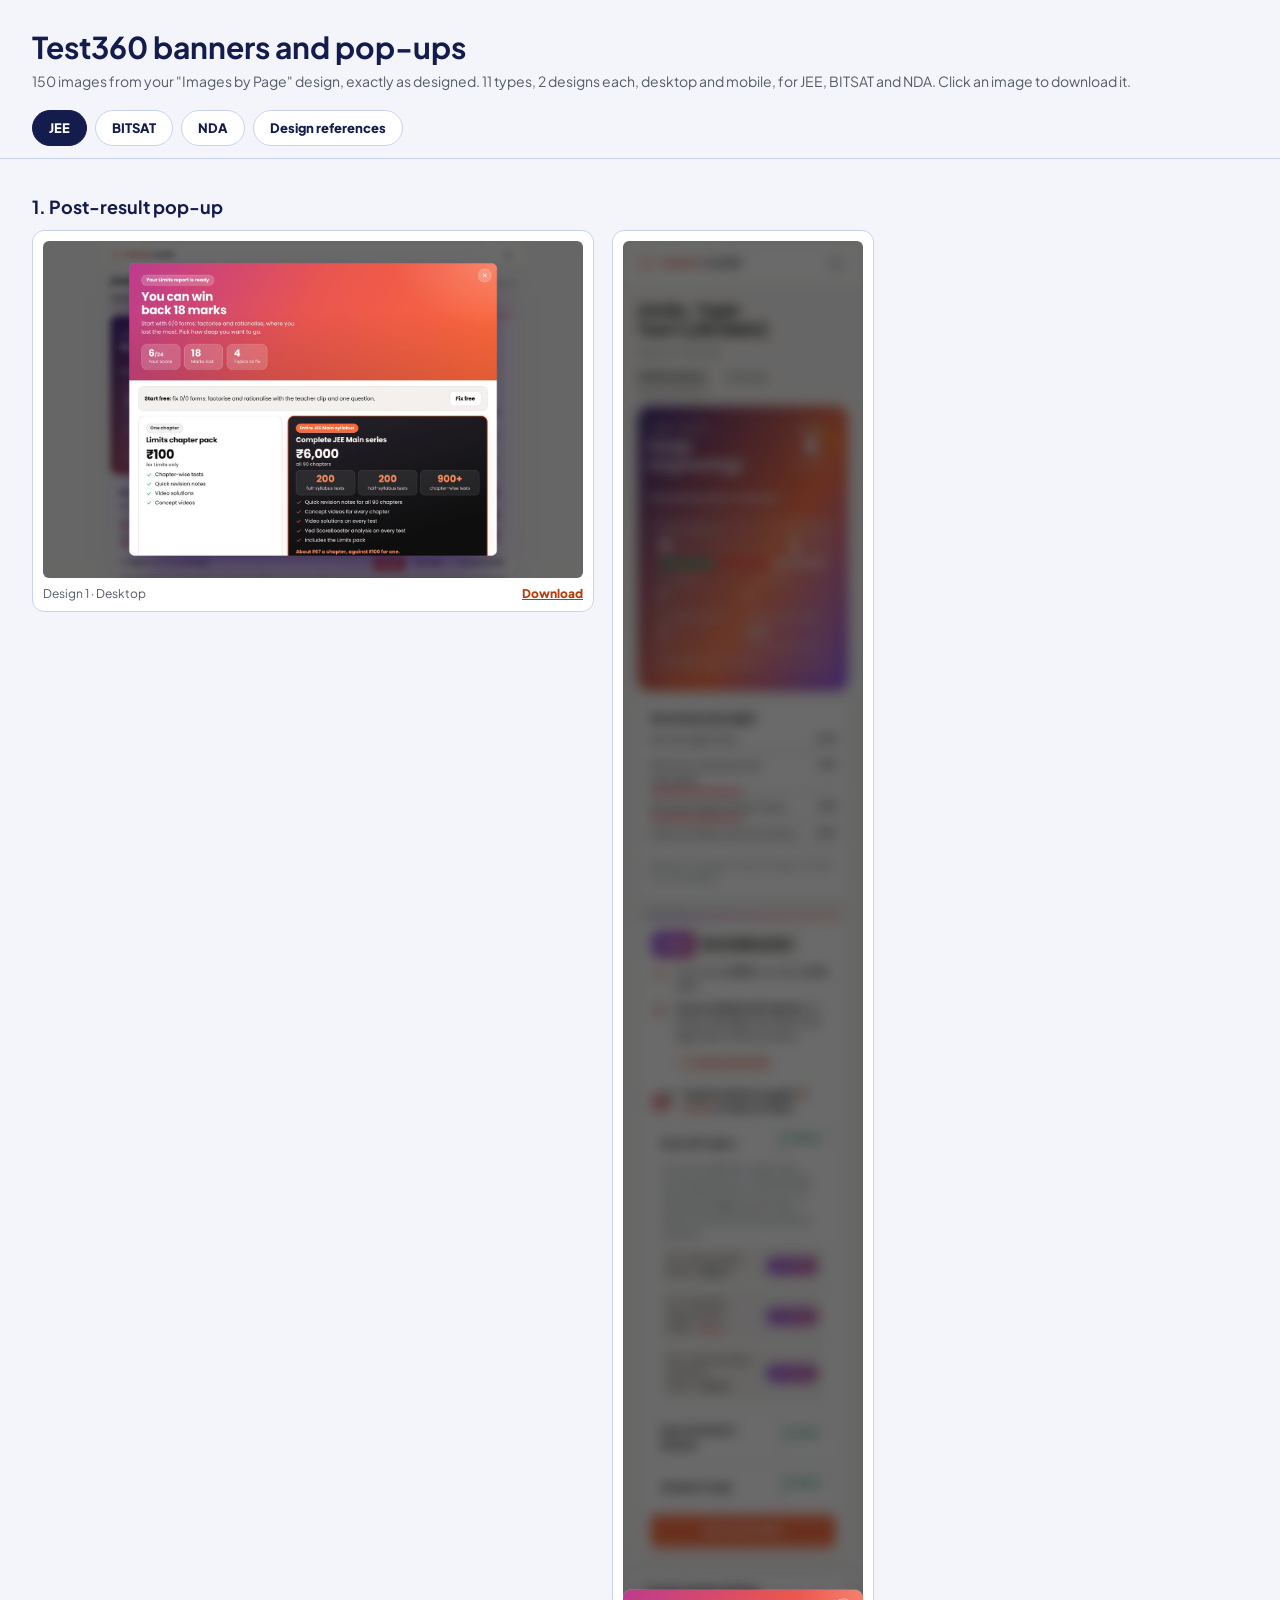
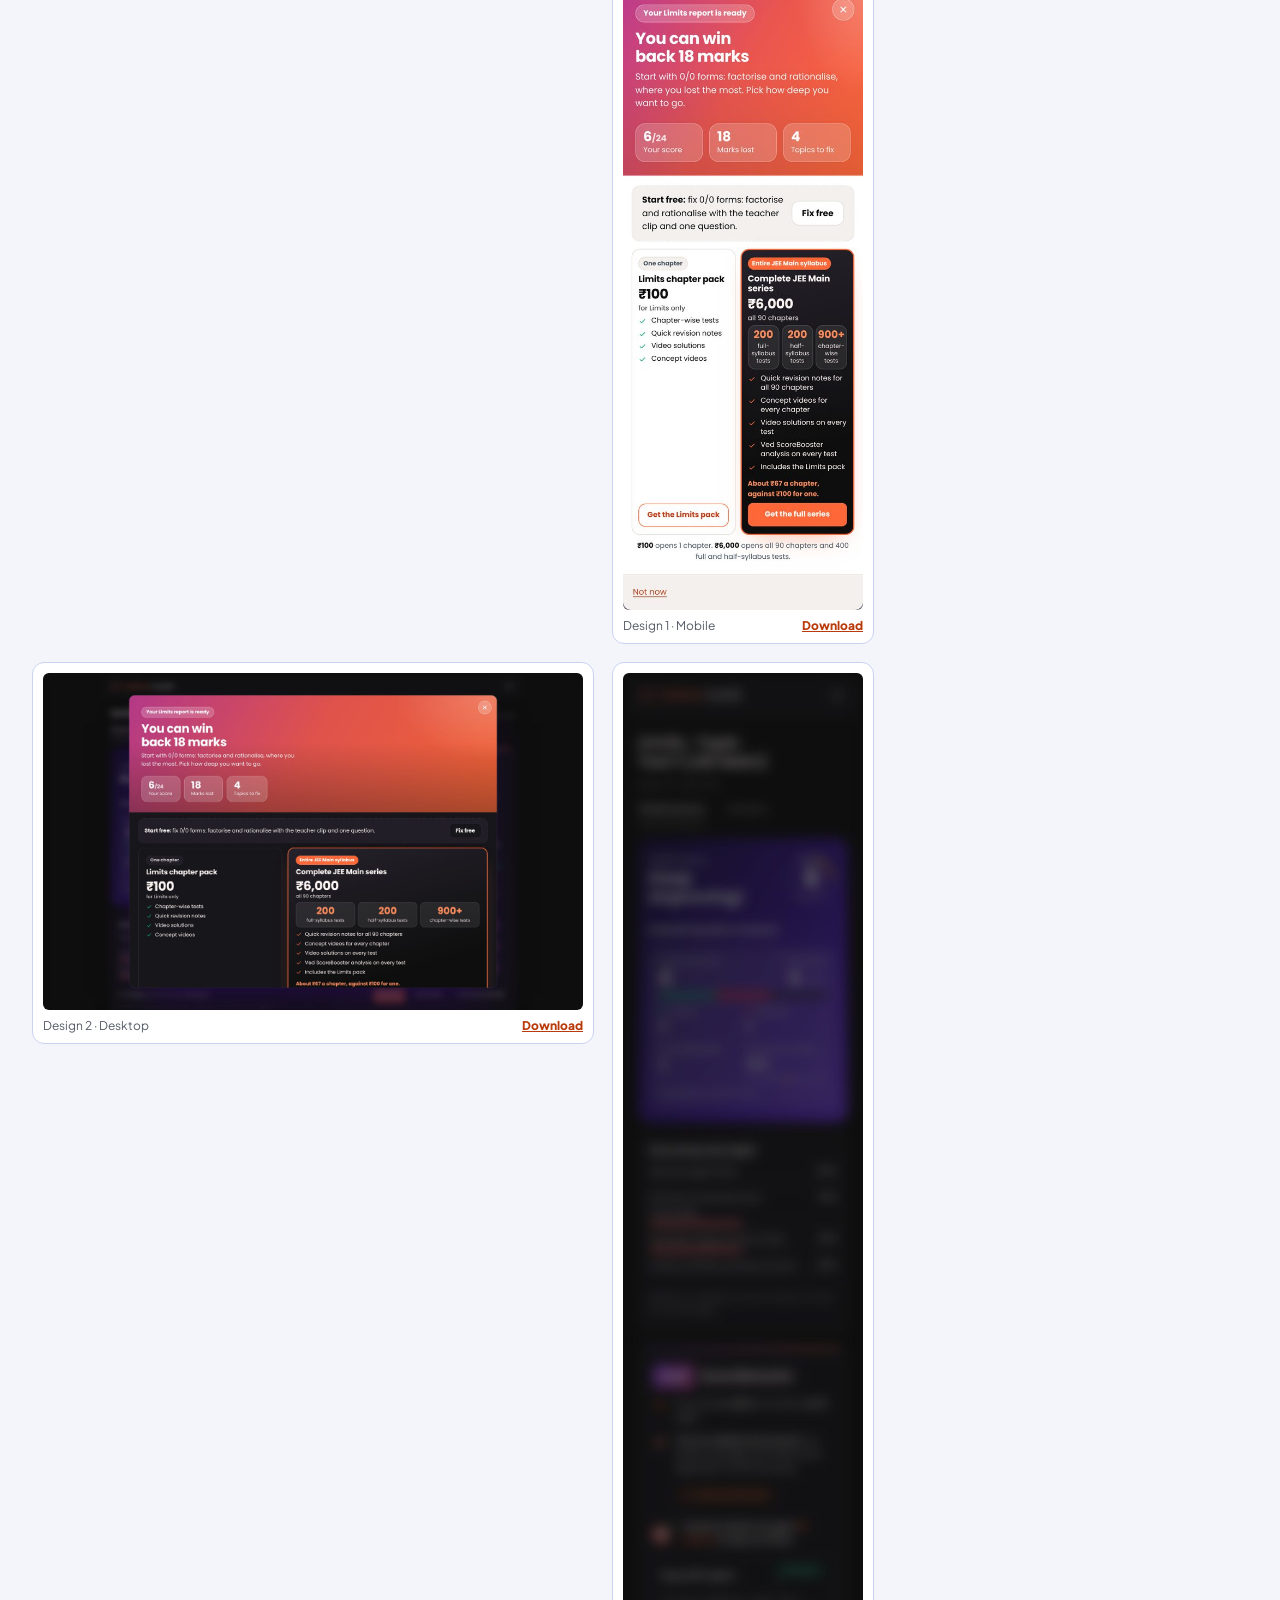
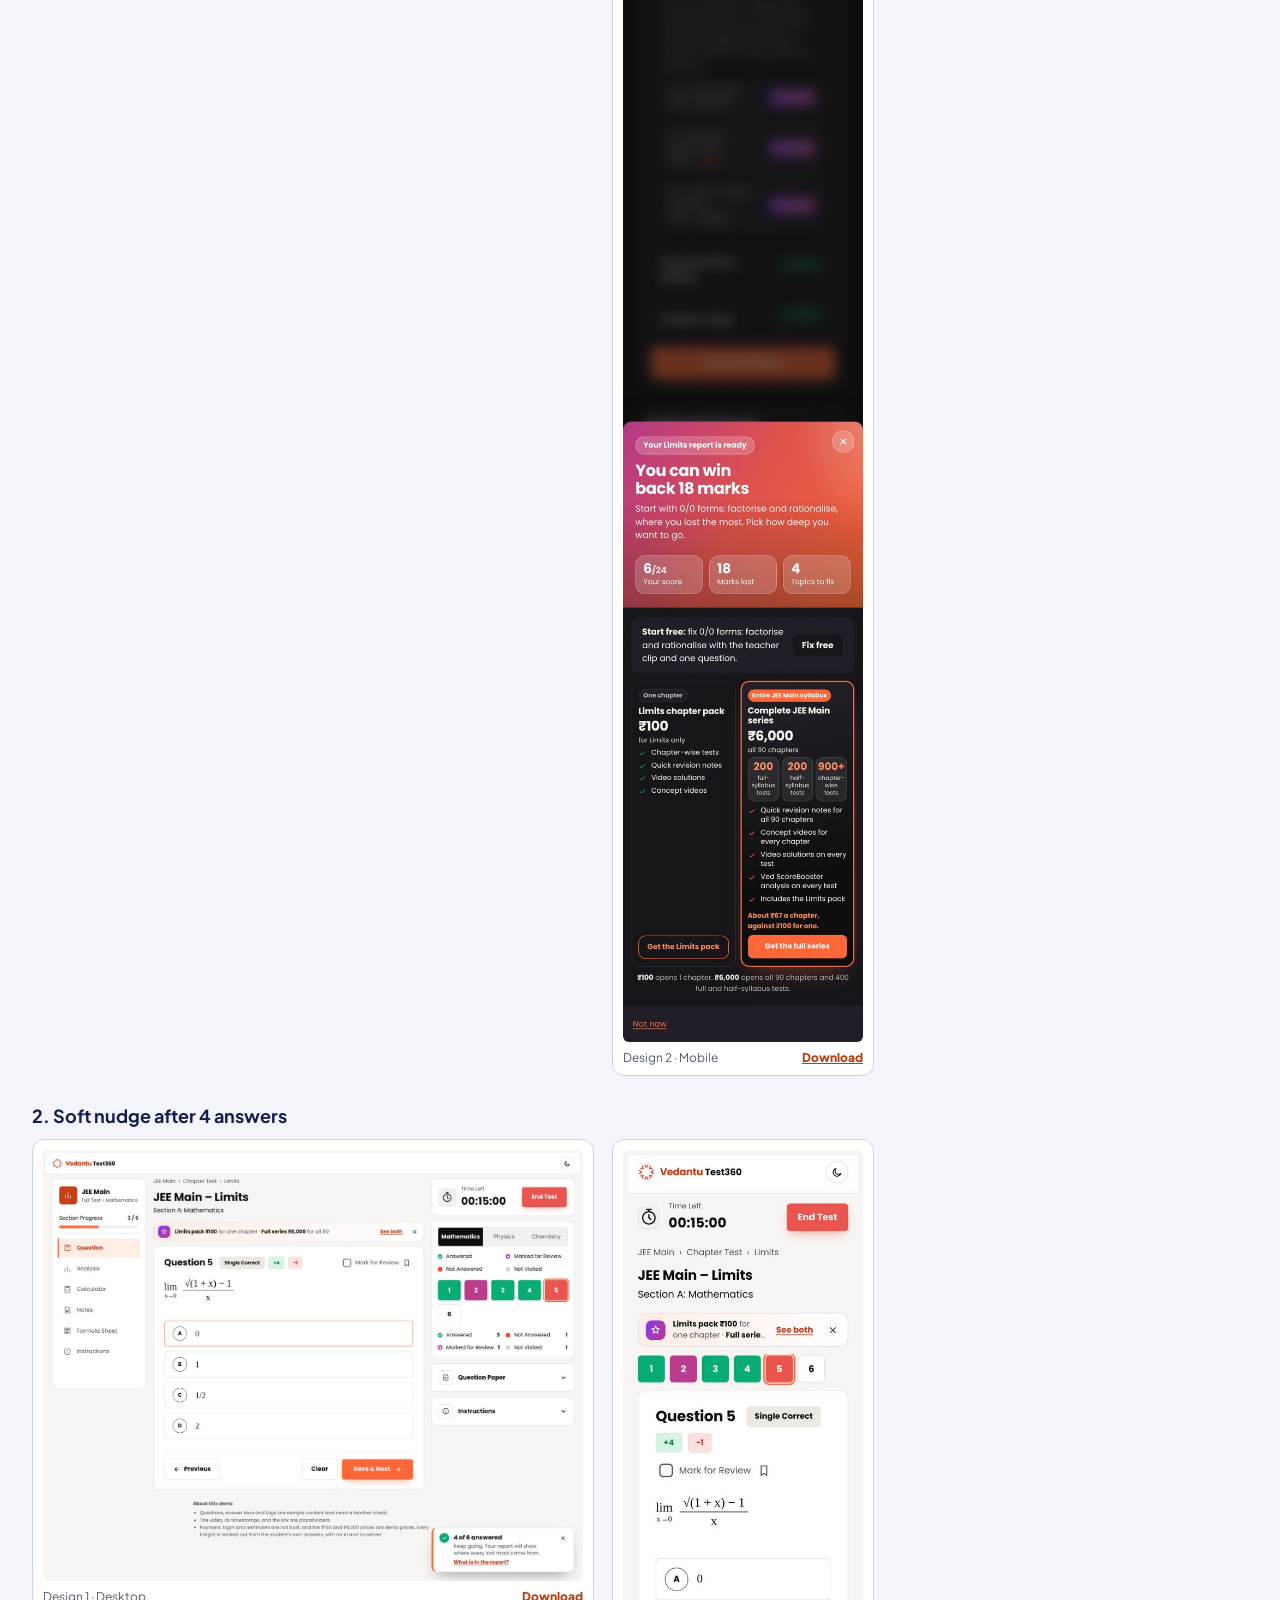
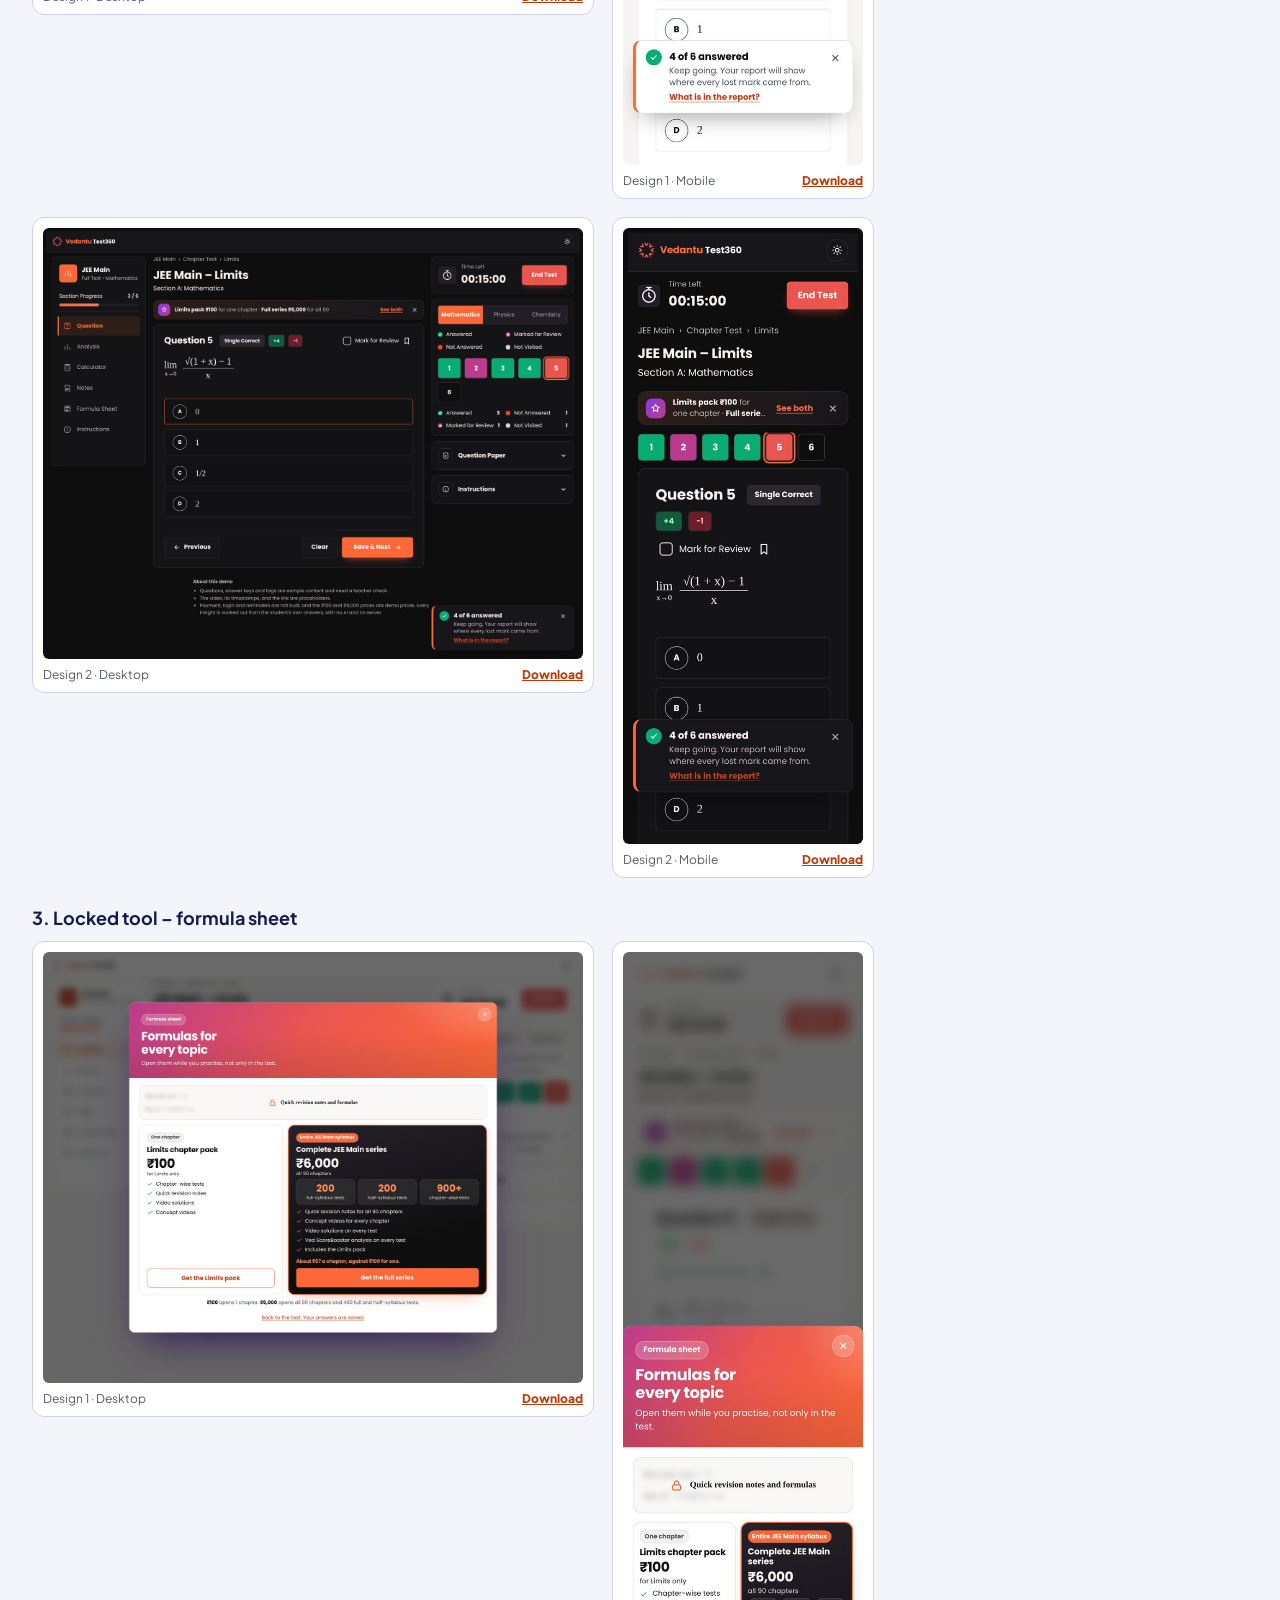
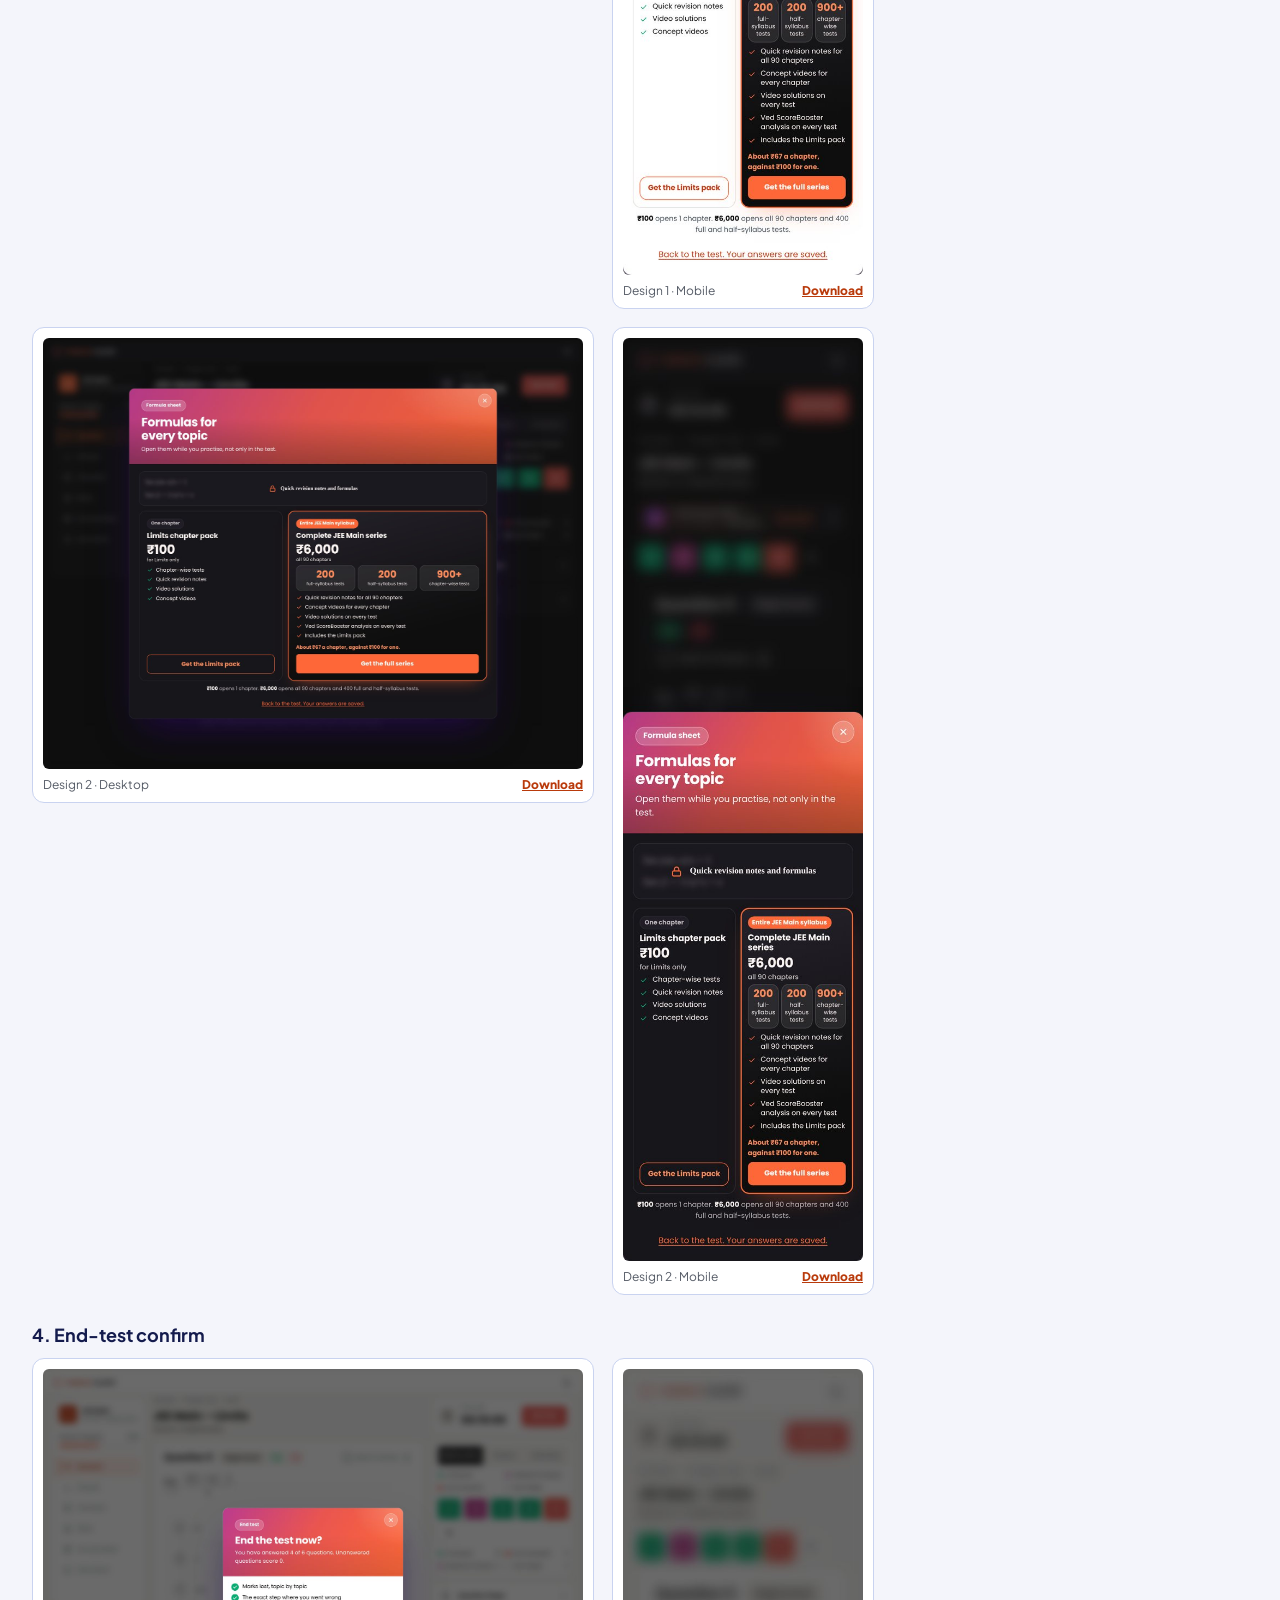
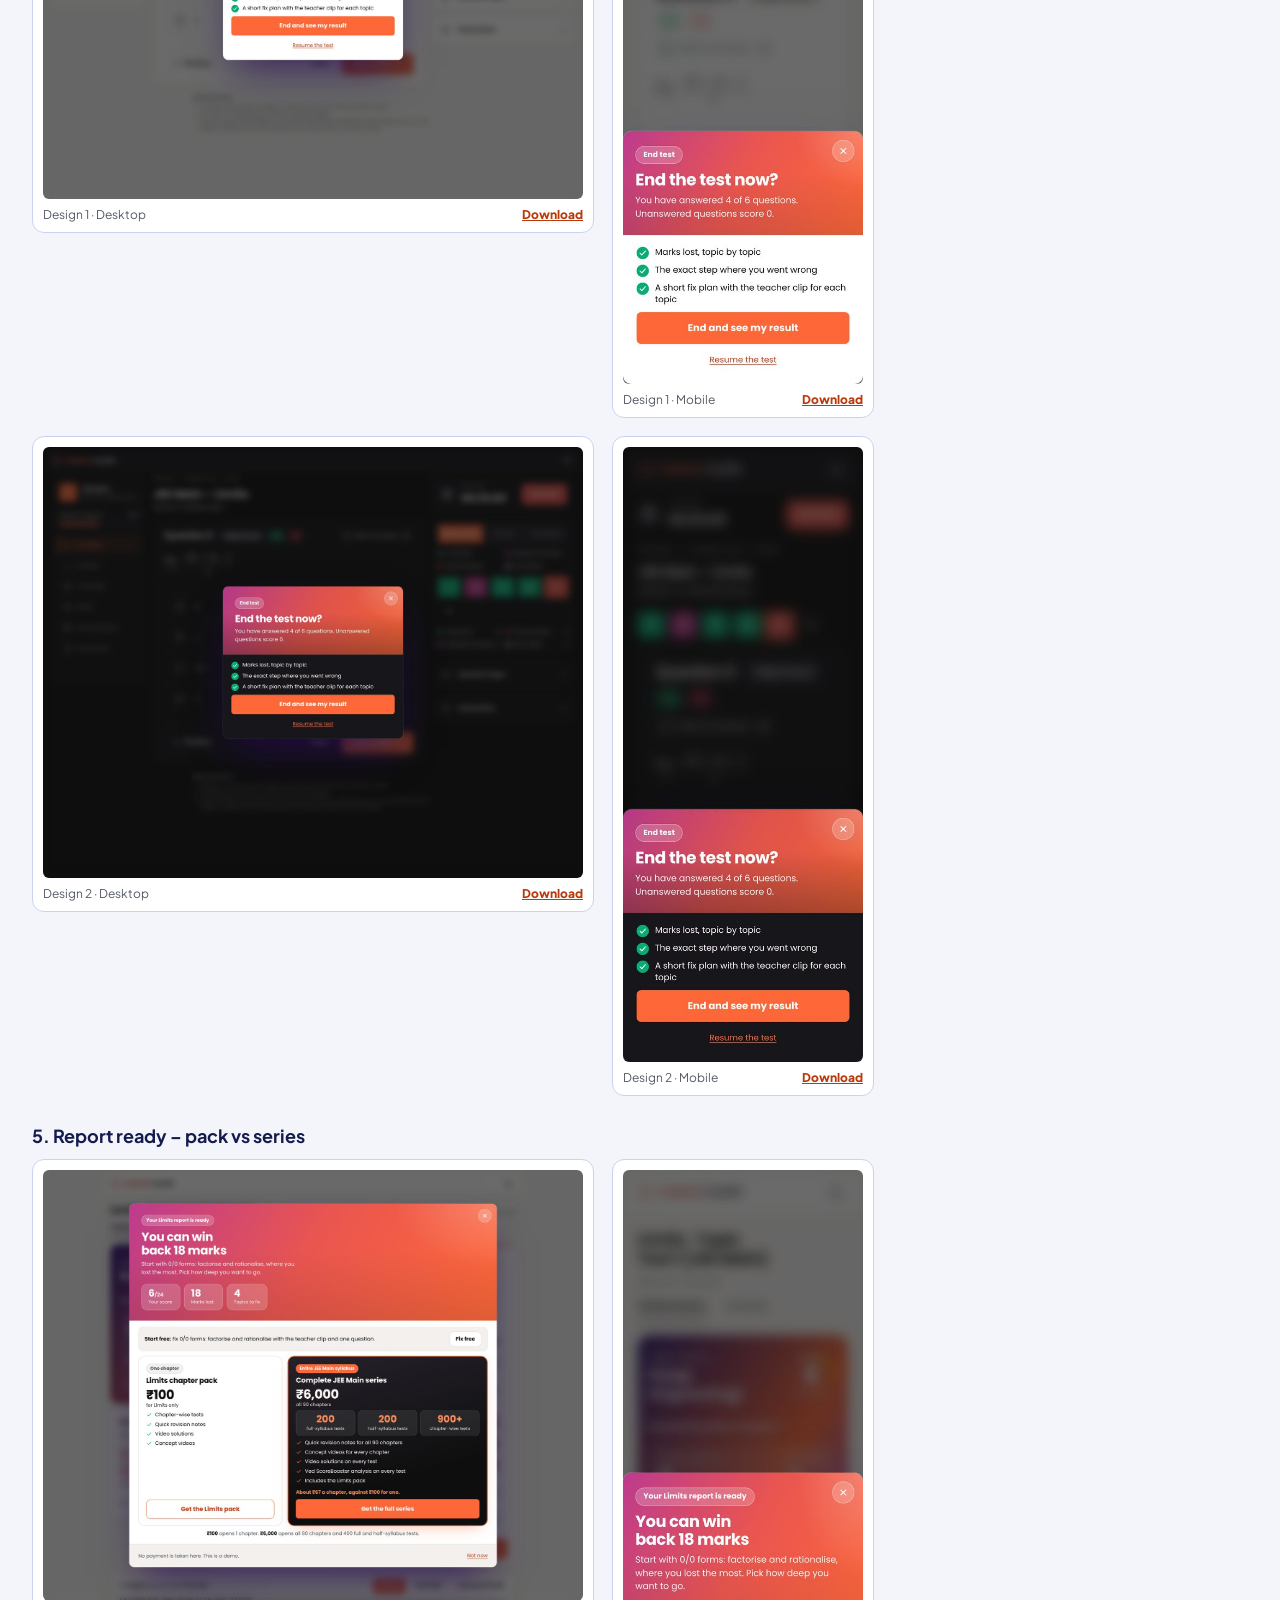
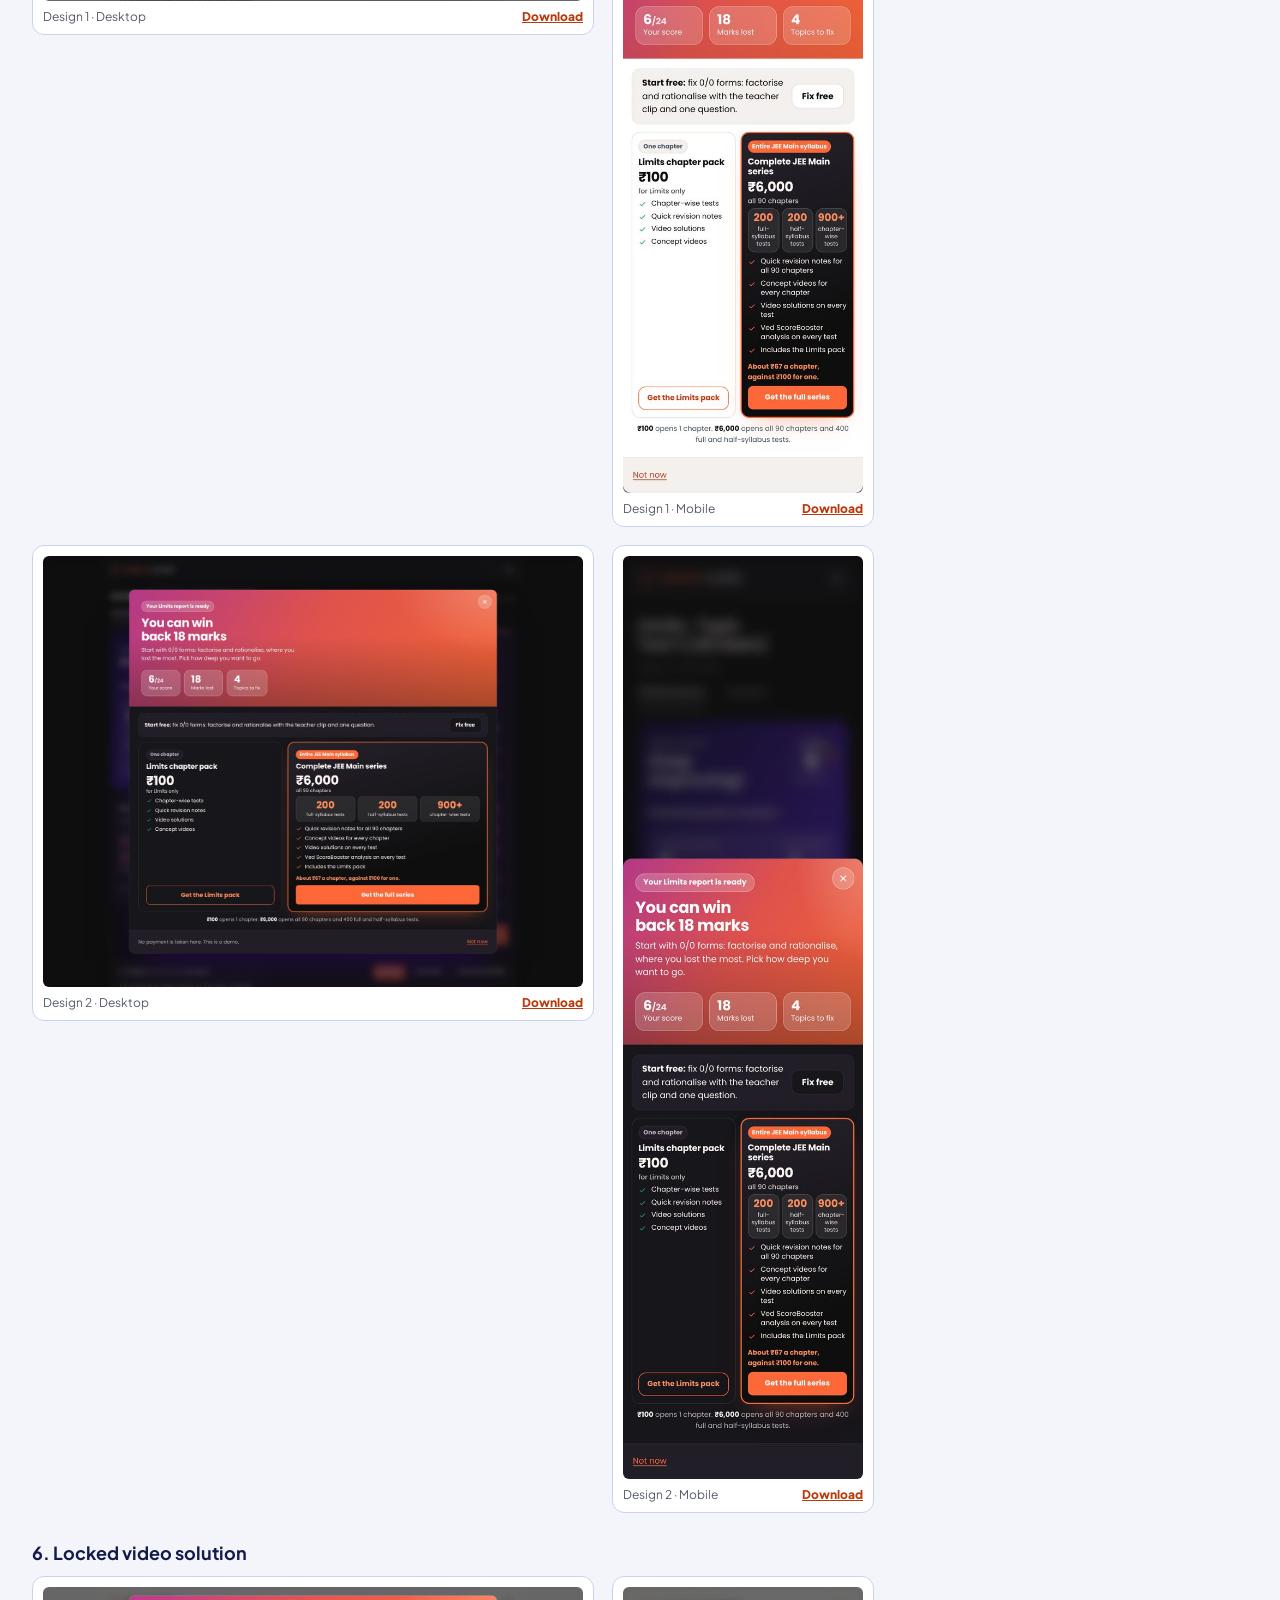
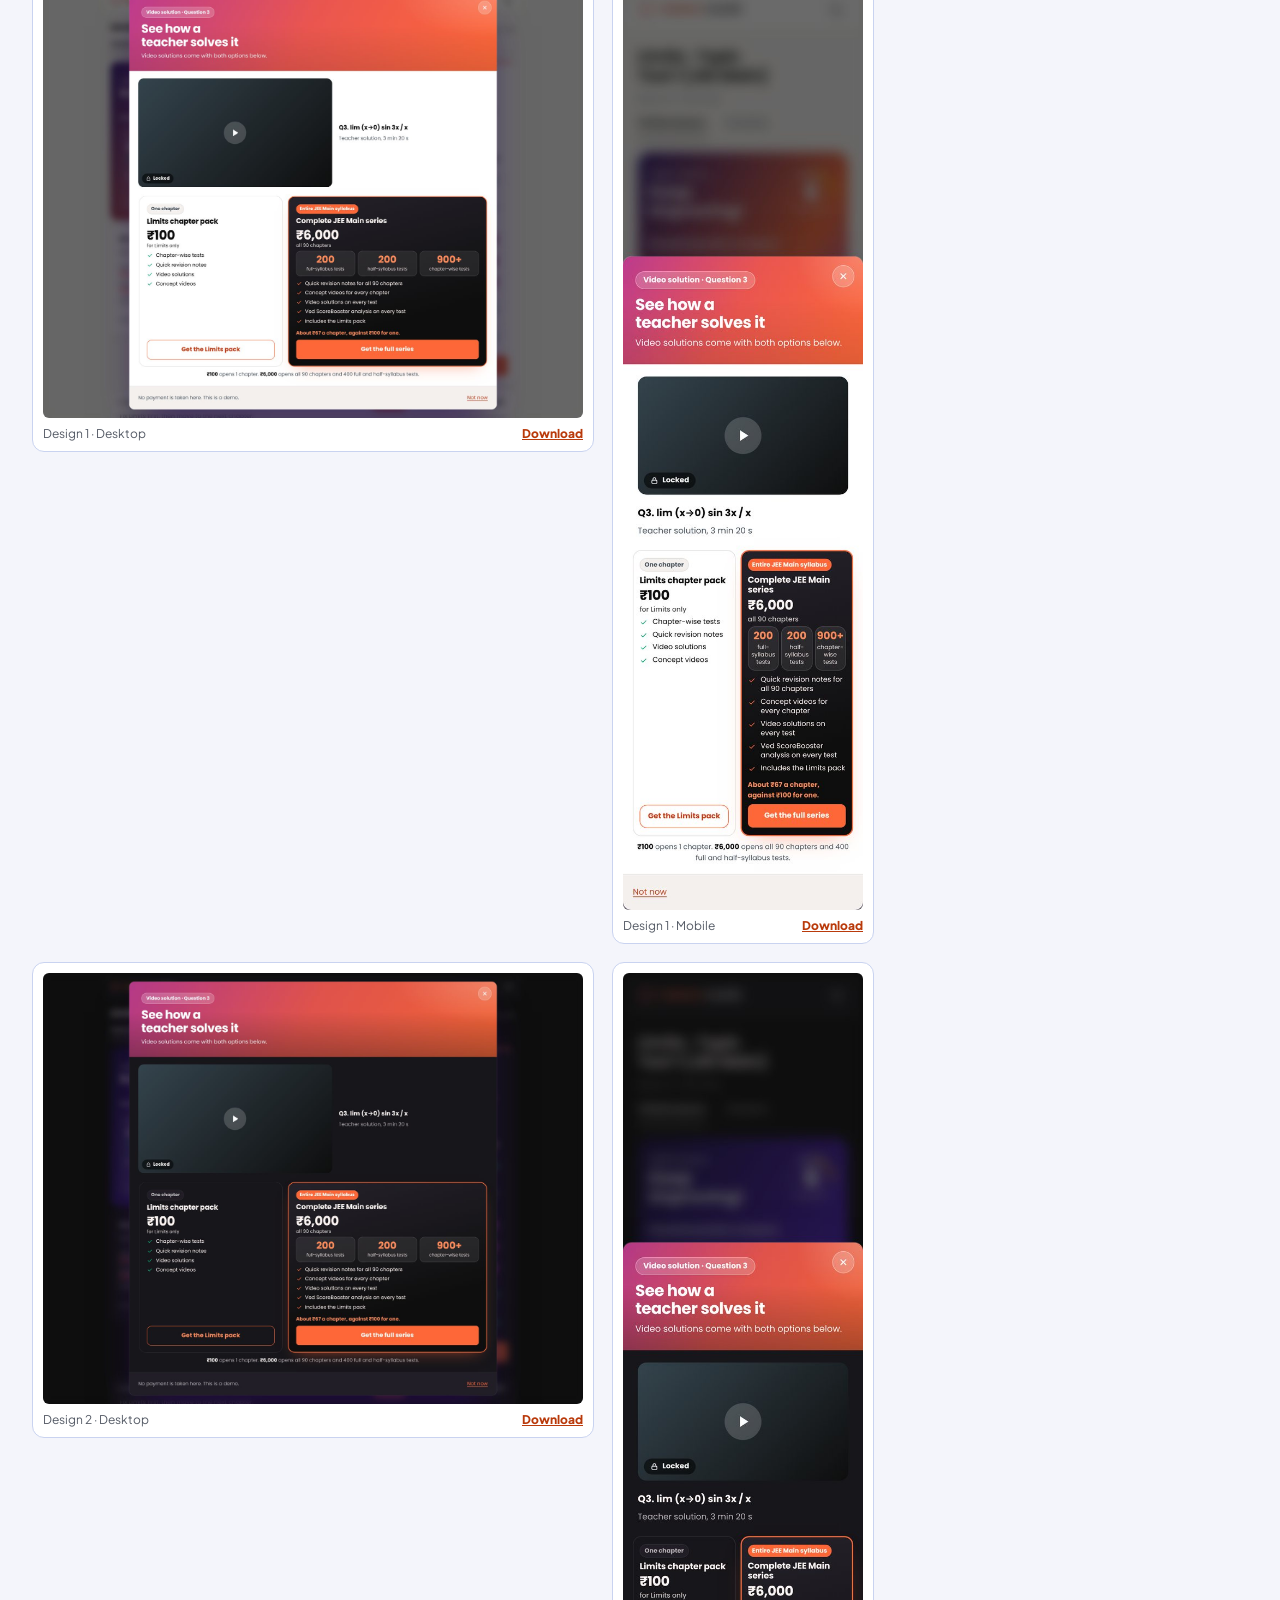
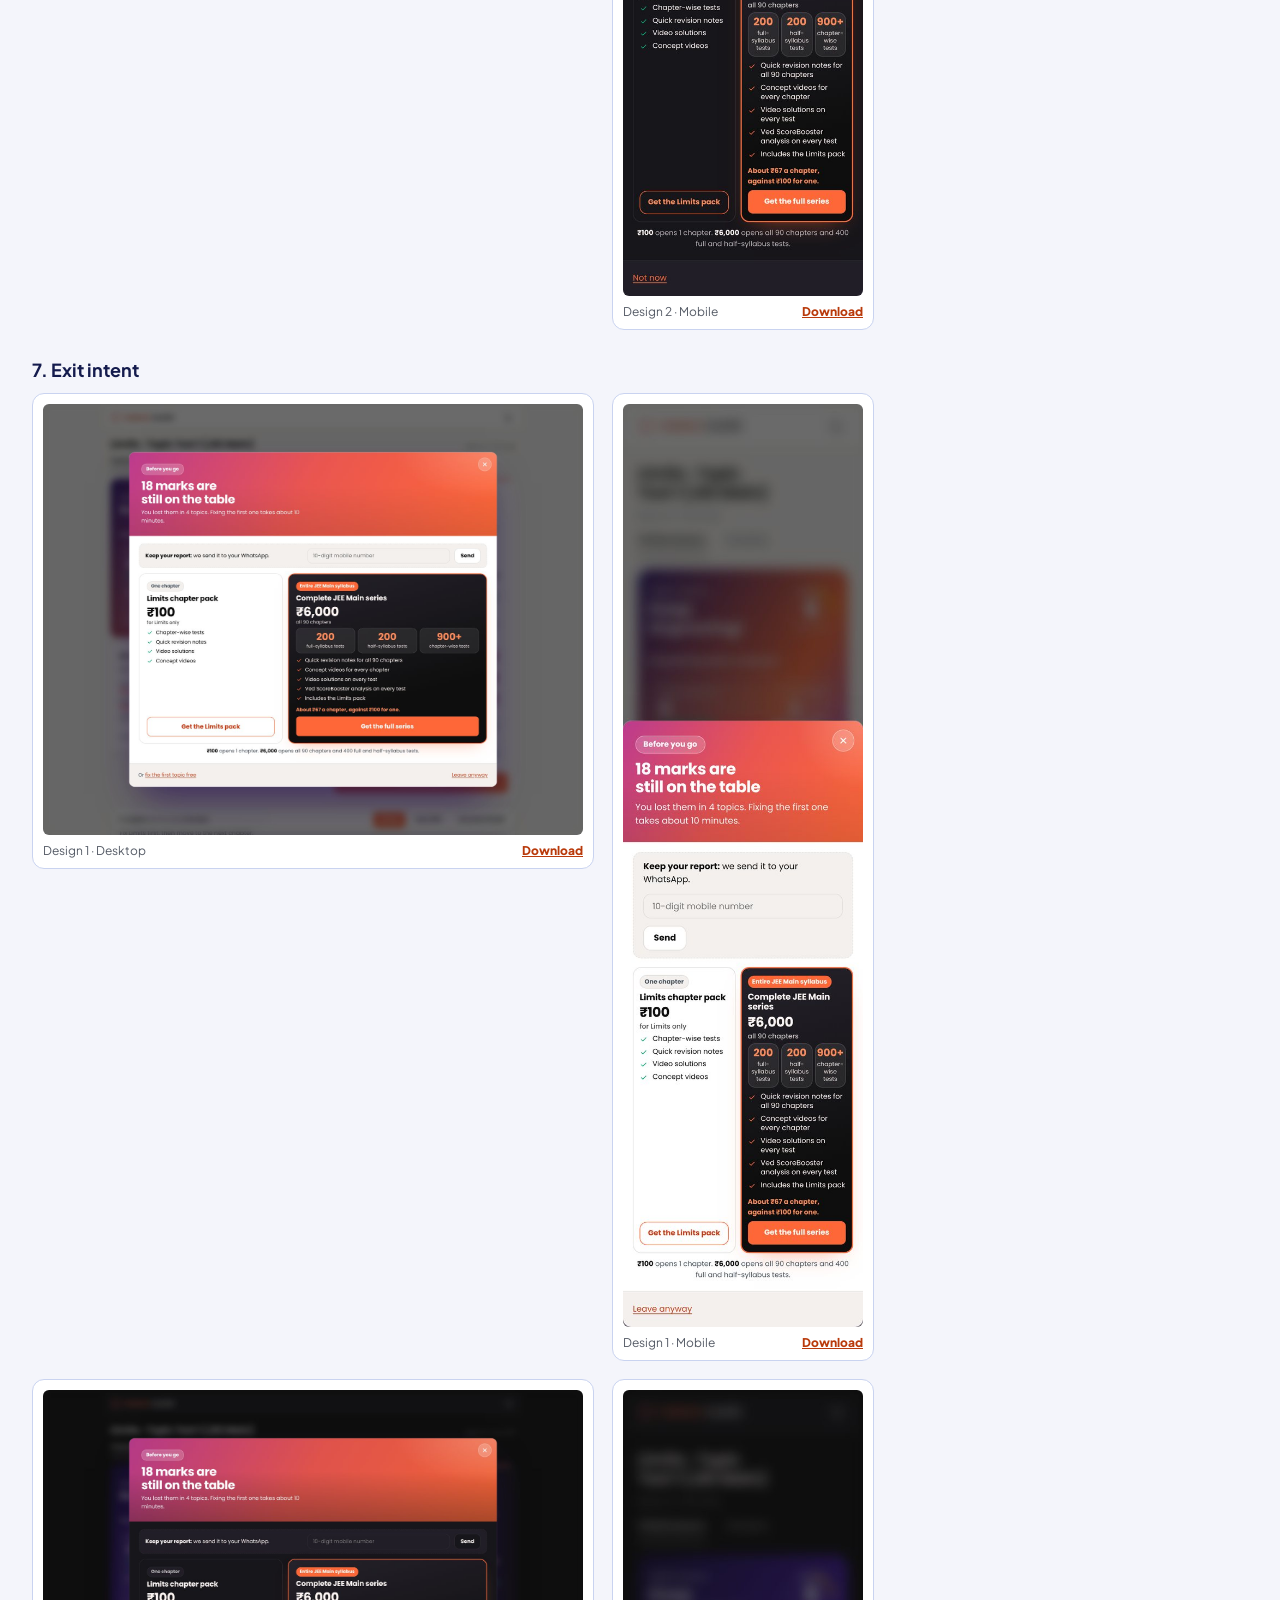
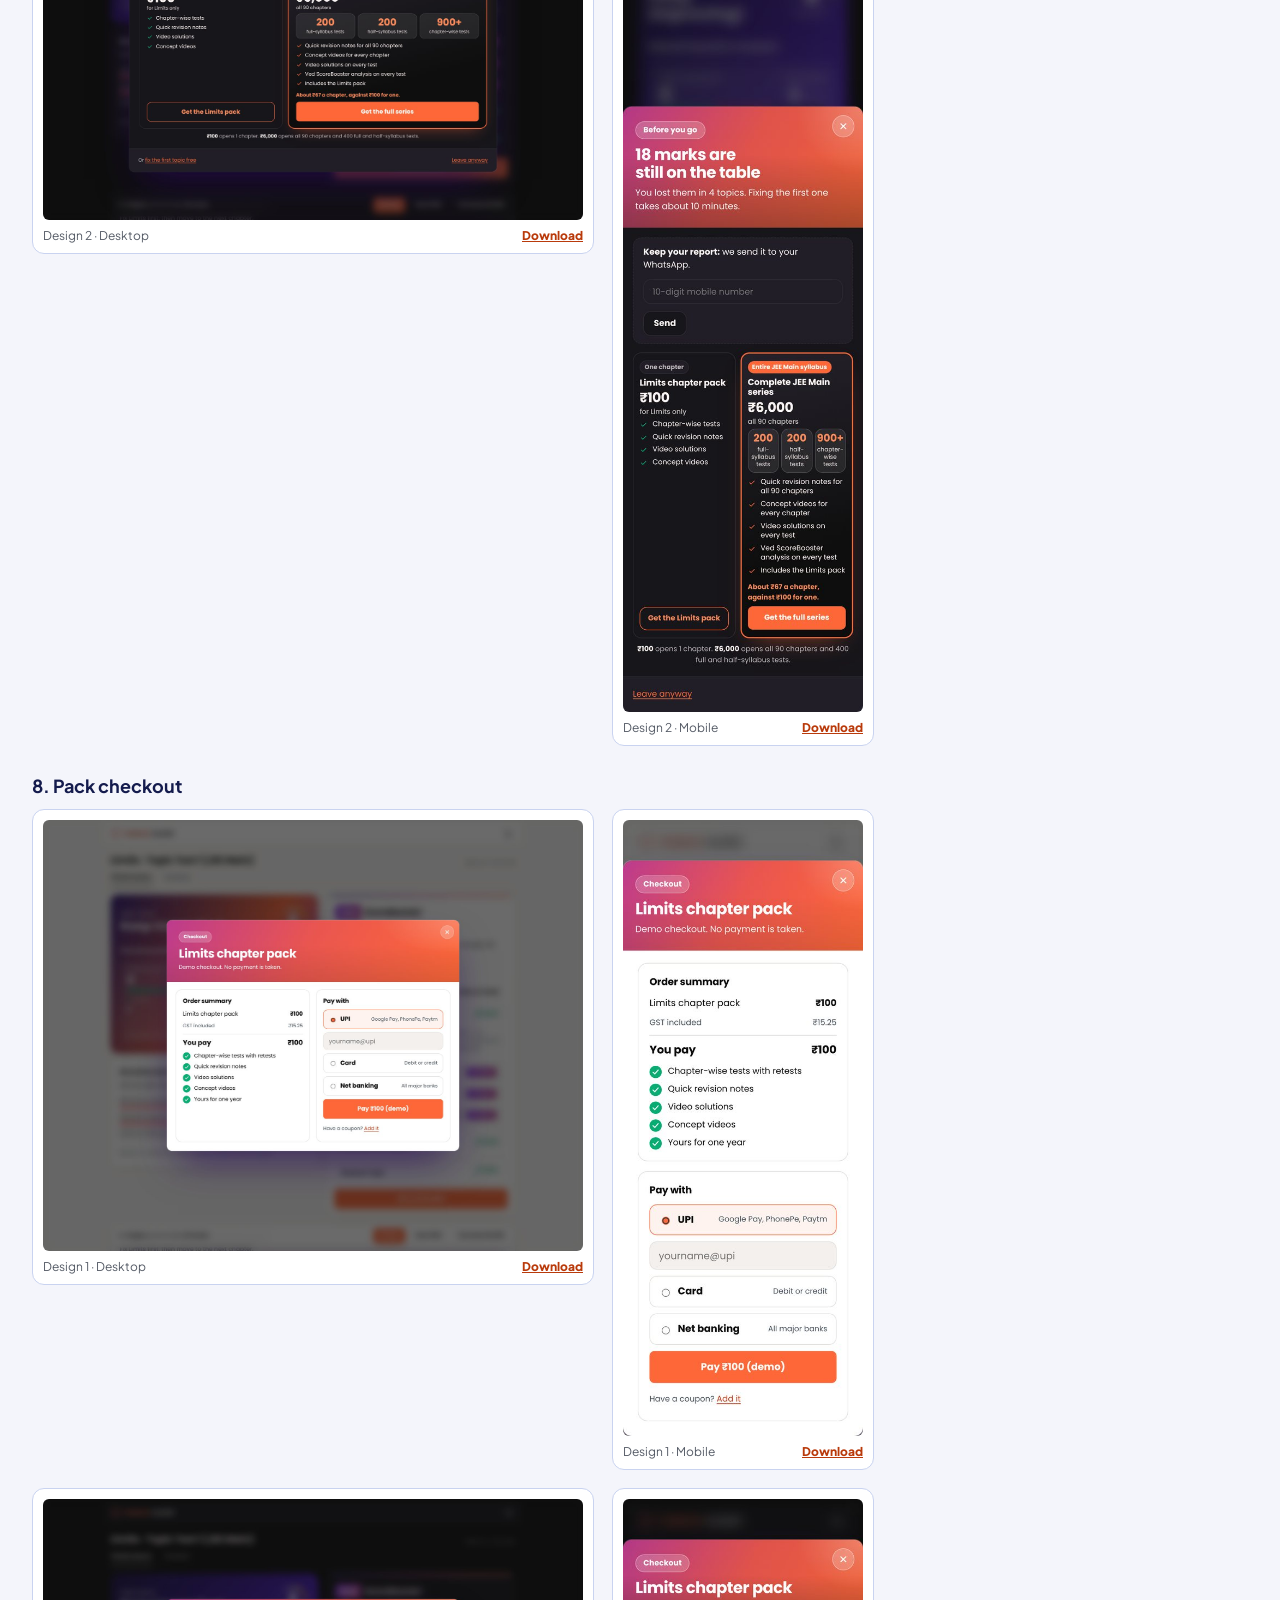
<file: reference/02_banners/index.html>
<!doctype html><html lang="en"><meta charset="utf-8"><meta name="viewport" content="width=device-width,initial-scale=1"><title>Test360 Banners and Pop-ups</title>
<link href="https://fonts.googleapis.com/css2?family=Plus+Jakarta+Sans:wght@400;600;800&display=swap" rel="stylesheet">
<style>:root{--bg:#F4F5FB;--ink:#141B4D;--line:#C9D3F0;--acc:#B93A0B;--or:#FF6B35}
body{margin:0;background:var(--bg);color:var(--ink);font-family:'Plus Jakarta Sans',system-ui,sans-serif}
header{padding:28px 32px 8px}h1{margin:0;font-size:30px}p{margin:6px 0 0;color:#555B66;font-size:14px}
nav{position:sticky;top:0;background:var(--bg);padding:12px 32px;display:flex;gap:8px;flex-wrap:wrap;border-bottom:1px solid var(--line);z-index:5}
nav button{font:inherit;font-weight:800;font-size:13px;border:1px solid var(--line);background:#fff;color:var(--ink);border-radius:999px;padding:9px 16px;cursor:pointer}
nav button.on{background:var(--ink);color:#fff;border-color:var(--ink)}
main{padding:8px 32px 60px}.blk{margin-top:28px}h2{font-size:18px;margin:0 0 12px}
.row{display:flex;gap:18px;align-items:flex-start;flex-wrap:wrap}
figure{margin:0;background:#fff;border:1px solid var(--line);border-radius:12px;padding:10px}
figure.d{width:min(100%,540px)}figure.m{width:240px}figure img{width:100%;display:block;border-radius:6px}
figcaption{font-size:12px;color:#555B66;margin-top:8px;display:flex;justify-content:space-between;gap:8px}figcaption a{color:var(--acc);font-weight:800}
@media(max-width:640px){header,nav,main{padding-left:16px;padding-right:16px}figure.m{width:calc(50% - 9px)}}</style>
<header><h1>Test360 banners and pop-ups</h1><p>150 images from your "Images by Page" design, exactly as designed. 11 types, 2 designs each, desktop and mobile, for JEE, BITSAT and NDA. Click an image to download it.</p></header>
<nav><button data-t="JEE" class="on">JEE</button><button data-t="BITSAT" class="">BITSAT</button><button data-t="NDA" class="">NDA</button><button data-t="Refs" class="">Design references</button></nav><main><section data-s="JEE" ><div class="blk"><h2>1. Post-result pop-up</h2><div class="row"><figure class="d"><a href="img/JEE_01_1_Desktop.jpg" download><img loading="lazy" src="img/JEE_01_1_Desktop.jpg" alt="Design 1 · Desktop"></a><figcaption>Design 1 · Desktop <a href="img/JEE_01_1_Desktop.jpg" download>Download</a></figcaption></figure><figure class="m"><a href="img/JEE_01_2_Mobile.jpg" download><img loading="lazy" src="img/JEE_01_2_Mobile.jpg" alt="Design 1 · Mobile"></a><figcaption>Design 1 · Mobile <a href="img/JEE_01_2_Mobile.jpg" download>Download</a></figcaption></figure><figure class="d"><a href="img/JEE_01_3_Desktop.jpg" download><img loading="lazy" src="img/JEE_01_3_Desktop.jpg" alt="Design 2 · Desktop"></a><figcaption>Design 2 · Desktop <a href="img/JEE_01_3_Desktop.jpg" download>Download</a></figcaption></figure><figure class="m"><a href="img/JEE_01_4_Mobile.jpg" download><img loading="lazy" src="img/JEE_01_4_Mobile.jpg" alt="Design 2 · Mobile"></a><figcaption>Design 2 · Mobile <a href="img/JEE_01_4_Mobile.jpg" download>Download</a></figcaption></figure></div></div><div class="blk"><h2>2. Soft nudge after 4 answers</h2><div class="row"><figure class="d"><a href="img/JEE_02_1_Desktop.jpg" download><img loading="lazy" src="img/JEE_02_1_Desktop.jpg" alt="Design 1 · Desktop"></a><figcaption>Design 1 · Desktop <a href="img/JEE_02_1_Desktop.jpg" download>Download</a></figcaption></figure><figure class="m"><a href="img/JEE_02_2_Mobile.jpg" download><img loading="lazy" src="img/JEE_02_2_Mobile.jpg" alt="Design 1 · Mobile"></a><figcaption>Design 1 · Mobile <a href="img/JEE_02_2_Mobile.jpg" download>Download</a></figcaption></figure><figure class="d"><a href="img/JEE_02_3_Desktop.jpg" download><img loading="lazy" src="img/JEE_02_3_Desktop.jpg" alt="Design 2 · Desktop"></a><figcaption>Design 2 · Desktop <a href="img/JEE_02_3_Desktop.jpg" download>Download</a></figcaption></figure><figure class="m"><a href="img/JEE_02_4_Mobile.jpg" download><img loading="lazy" src="img/JEE_02_4_Mobile.jpg" alt="Design 2 · Mobile"></a><figcaption>Design 2 · Mobile <a href="img/JEE_02_4_Mobile.jpg" download>Download</a></figcaption></figure></div></div><div class="blk"><h2>3. Locked tool – formula sheet</h2><div class="row"><figure class="d"><a href="img/JEE_03_1_Desktop.jpg" download><img loading="lazy" src="img/JEE_03_1_Desktop.jpg" alt="Design 1 · Desktop"></a><figcaption>Design 1 · Desktop <a href="img/JEE_03_1_Desktop.jpg" download>Download</a></figcaption></figure><figure class="m"><a href="img/JEE_03_2_Mobile.jpg" download><img loading="lazy" src="img/JEE_03_2_Mobile.jpg" alt="Design 1 · Mobile"></a><figcaption>Design 1 · Mobile <a href="img/JEE_03_2_Mobile.jpg" download>Download</a></figcaption></figure><figure class="d"><a href="img/JEE_03_3_Desktop.jpg" download><img loading="lazy" src="img/JEE_03_3_Desktop.jpg" alt="Design 2 · Desktop"></a><figcaption>Design 2 · Desktop <a href="img/JEE_03_3_Desktop.jpg" download>Download</a></figcaption></figure><figure class="m"><a href="img/JEE_03_4_Mobile.jpg" download><img loading="lazy" src="img/JEE_03_4_Mobile.jpg" alt="Design 2 · Mobile"></a><figcaption>Design 2 · Mobile <a href="img/JEE_03_4_Mobile.jpg" download>Download</a></figcaption></figure></div></div><div class="blk"><h2>4. End-test confirm</h2><div class="row"><figure class="d"><a href="img/JEE_04_1_Desktop.jpg" download><img loading="lazy" src="img/JEE_04_1_Desktop.jpg" alt="Design 1 · Desktop"></a><figcaption>Design 1 · Desktop <a href="img/JEE_04_1_Desktop.jpg" download>Download</a></figcaption></figure><figure class="m"><a href="img/JEE_04_2_Mobile.jpg" download><img loading="lazy" src="img/JEE_04_2_Mobile.jpg" alt="Design 1 · Mobile"></a><figcaption>Design 1 · Mobile <a href="img/JEE_04_2_Mobile.jpg" download>Download</a></figcaption></figure><figure class="d"><a href="img/JEE_04_3_Desktop.jpg" download><img loading="lazy" src="img/JEE_04_3_Desktop.jpg" alt="Design 2 · Desktop"></a><figcaption>Design 2 · Desktop <a href="img/JEE_04_3_Desktop.jpg" download>Download</a></figcaption></figure><figure class="m"><a href="img/JEE_04_4_Mobile.jpg" download><img loading="lazy" src="img/JEE_04_4_Mobile.jpg" alt="Design 2 · Mobile"></a><figcaption>Design 2 · Mobile <a href="img/JEE_04_4_Mobile.jpg" download>Download</a></figcaption></figure></div></div><div class="blk"><h2>5. Report ready – pack vs series</h2><div class="row"><figure class="d"><a href="img/JEE_05_1_Desktop.jpg" download><img loading="lazy" src="img/JEE_05_1_Desktop.jpg" alt="Design 1 · Desktop"></a><figcaption>Design 1 · Desktop <a href="img/JEE_05_1_Desktop.jpg" download>Download</a></figcaption></figure><figure class="m"><a href="img/JEE_05_2_Mobile.jpg" download><img loading="lazy" src="img/JEE_05_2_Mobile.jpg" alt="Design 1 · Mobile"></a><figcaption>Design 1 · Mobile <a href="img/JEE_05_2_Mobile.jpg" download>Download</a></figcaption></figure><figure class="d"><a href="img/JEE_05_3_Desktop.jpg" download><img loading="lazy" src="img/JEE_05_3_Desktop.jpg" alt="Design 2 · Desktop"></a><figcaption>Design 2 · Desktop <a href="img/JEE_05_3_Desktop.jpg" download>Download</a></figcaption></figure><figure class="m"><a href="img/JEE_05_4_Mobile.jpg" download><img loading="lazy" src="img/JEE_05_4_Mobile.jpg" alt="Design 2 · Mobile"></a><figcaption>Design 2 · Mobile <a href="img/JEE_05_4_Mobile.jpg" download>Download</a></figcaption></figure></div></div><div class="blk"><h2>6. Locked video solution</h2><div class="row"><figure class="d"><a href="img/JEE_06_1_Desktop.jpg" download><img loading="lazy" src="img/JEE_06_1_Desktop.jpg" alt="Design 1 · Desktop"></a><figcaption>Design 1 · Desktop <a href="img/JEE_06_1_Desktop.jpg" download>Download</a></figcaption></figure><figure class="m"><a href="img/JEE_06_2_Mobile.jpg" download><img loading="lazy" src="img/JEE_06_2_Mobile.jpg" alt="Design 1 · Mobile"></a><figcaption>Design 1 · Mobile <a href="img/JEE_06_2_Mobile.jpg" download>Download</a></figcaption></figure><figure class="d"><a href="img/JEE_06_3_Desktop.jpg" download><img loading="lazy" src="img/JEE_06_3_Desktop.jpg" alt="Design 2 · Desktop"></a><figcaption>Design 2 · Desktop <a href="img/JEE_06_3_Desktop.jpg" download>Download</a></figcaption></figure><figure class="m"><a href="img/JEE_06_4_Mobile.jpg" download><img loading="lazy" src="img/JEE_06_4_Mobile.jpg" alt="Design 2 · Mobile"></a><figcaption>Design 2 · Mobile <a href="img/JEE_06_4_Mobile.jpg" download>Download</a></figcaption></figure></div></div><div class="blk"><h2>7. Exit intent</h2><div class="row"><figure class="d"><a href="img/JEE_07_1_Desktop.jpg" download><img loading="lazy" src="img/JEE_07_1_Desktop.jpg" alt="Design 1 · Desktop"></a><figcaption>Design 1 · Desktop <a href="img/JEE_07_1_Desktop.jpg" download>Download</a></figcaption></figure><figure class="m"><a href="img/JEE_07_2_Mobile.jpg" download><img loading="lazy" src="img/JEE_07_2_Mobile.jpg" alt="Design 1 · Mobile"></a><figcaption>Design 1 · Mobile <a href="img/JEE_07_2_Mobile.jpg" download>Download</a></figcaption></figure><figure class="d"><a href="img/JEE_07_3_Desktop.jpg" download><img loading="lazy" src="img/JEE_07_3_Desktop.jpg" alt="Design 2 · Desktop"></a><figcaption>Design 2 · Desktop <a href="img/JEE_07_3_Desktop.jpg" download>Download</a></figcaption></figure><figure class="m"><a href="img/JEE_07_4_Mobile.jpg" download><img loading="lazy" src="img/JEE_07_4_Mobile.jpg" alt="Design 2 · Mobile"></a><figcaption>Design 2 · Mobile <a href="img/JEE_07_4_Mobile.jpg" download>Download</a></figcaption></figure></div></div><div class="blk"><h2>8. Pack checkout</h2><div class="row"><figure class="d"><a href="img/JEE_08_1_Desktop.jpg" download><img loading="lazy" src="img/JEE_08_1_Desktop.jpg" alt="Design 1 · Desktop"></a><figcaption>Design 1 · Desktop <a href="img/JEE_08_1_Desktop.jpg" download>Download</a></figcaption></figure><figure class="m"><a href="img/JEE_08_2_Mobile.jpg" download><img loading="lazy" src="img/JEE_08_2_Mobile.jpg" alt="Design 1 · Mobile"></a><figcaption>Design 1 · Mobile <a href="img/JEE_08_2_Mobile.jpg" download>Download</a></figcaption></figure><figure class="d"><a href="img/JEE_08_3_Desktop.jpg" download><img loading="lazy" src="img/JEE_08_3_Desktop.jpg" alt="Design 2 · Desktop"></a><figcaption>Design 2 · Desktop <a href="img/JEE_08_3_Desktop.jpg" download>Download</a></figcaption></figure><figure class="m"><a href="img/JEE_08_4_Mobile.jpg" download><img loading="lazy" src="img/JEE_08_4_Mobile.jpg" alt="Design 2 · Mobile"></a><figcaption>Design 2 · Mobile <a href="img/JEE_08_4_Mobile.jpg" download>Download</a></figcaption></figure></div></div><div class="blk"><h2>9. Pack unlocked and upgrade</h2><div class="row"><figure class="d"><a href="img/JEE_09_1_Desktop.jpg" download><img loading="lazy" src="img/JEE_09_1_Desktop.jpg" alt="Design 1 · Desktop"></a><figcaption>Design 1 · Desktop <a href="img/JEE_09_1_Desktop.jpg" download>Download</a></figcaption></figure><figure class="m"><a href="img/JEE_09_2_Mobile.jpg" download><img loading="lazy" src="img/JEE_09_2_Mobile.jpg" alt="Design 1 · Mobile"></a><figcaption>Design 1 · Mobile <a href="img/JEE_09_2_Mobile.jpg" download>Download</a></figcaption></figure><figure class="d"><a href="img/JEE_09_3_Desktop.jpg" download><img loading="lazy" src="img/JEE_09_3_Desktop.jpg" alt="Design 2 · Desktop"></a><figcaption>Design 2 · Desktop <a href="img/JEE_09_3_Desktop.jpg" download>Download</a></figcaption></figure><figure class="m"><a href="img/JEE_09_4_Mobile.jpg" download><img loading="lazy" src="img/JEE_09_4_Mobile.jpg" alt="Design 2 · Mobile"></a><figcaption>Design 2 · Mobile <a href="img/JEE_09_4_Mobile.jpg" download>Download</a></figcaption></figure></div></div><div class="blk"><h2>10. Series checkout</h2><div class="row"><figure class="d"><a href="img/JEE_10_1_Desktop.jpg" download><img loading="lazy" src="img/JEE_10_1_Desktop.jpg" alt="Design 1 · Desktop"></a><figcaption>Design 1 · Desktop <a href="img/JEE_10_1_Desktop.jpg" download>Download</a></figcaption></figure><figure class="m"><a href="img/JEE_10_2_Mobile.jpg" download><img loading="lazy" src="img/JEE_10_2_Mobile.jpg" alt="Design 1 · Mobile"></a><figcaption>Design 1 · Mobile <a href="img/JEE_10_2_Mobile.jpg" download>Download</a></figcaption></figure><figure class="d"><a href="img/JEE_10_3_Desktop.jpg" download><img loading="lazy" src="img/JEE_10_3_Desktop.jpg" alt="Design 2 · Desktop"></a><figcaption>Design 2 · Desktop <a href="img/JEE_10_3_Desktop.jpg" download>Download</a></figcaption></figure><figure class="m"><a href="img/JEE_10_4_Mobile.jpg" download><img loading="lazy" src="img/JEE_10_4_Mobile.jpg" alt="Design 2 · Mobile"></a><figcaption>Design 2 · Mobile <a href="img/JEE_10_4_Mobile.jpg" download>Download</a></figcaption></figure></div></div><div class="blk"><h2>11. Next chapter</h2><div class="row"><figure class="d"><a href="img/JEE_11_1_Desktop.jpg" download><img loading="lazy" src="img/JEE_11_1_Desktop.jpg" alt="Design 1 · Desktop"></a><figcaption>Design 1 · Desktop <a href="img/JEE_11_1_Desktop.jpg" download>Download</a></figcaption></figure><figure class="m"><a href="img/JEE_11_2_Mobile.jpg" download><img loading="lazy" src="img/JEE_11_2_Mobile.jpg" alt="Design 1 · Mobile"></a><figcaption>Design 1 · Mobile <a href="img/JEE_11_2_Mobile.jpg" download>Download</a></figcaption></figure><figure class="d"><a href="img/JEE_11_3_Desktop.jpg" download><img loading="lazy" src="img/JEE_11_3_Desktop.jpg" alt="Design 2 · Desktop"></a><figcaption>Design 2 · Desktop <a href="img/JEE_11_3_Desktop.jpg" download>Download</a></figcaption></figure><figure class="m"><a href="img/JEE_11_4_Mobile.jpg" download><img loading="lazy" src="img/JEE_11_4_Mobile.jpg" alt="Design 2 · Mobile"></a><figcaption>Design 2 · Mobile <a href="img/JEE_11_4_Mobile.jpg" download>Download</a></figcaption></figure></div></div></section><section data-s="BITSAT" hidden><div class="blk"><h2>1. Post-result pop-up</h2><div class="row"><figure class="d"><a href="img/BITSAT_01_1_Desktop.png" download><img loading="lazy" src="img/BITSAT_01_1_Desktop.png" alt="Design 1 · Desktop"></a><figcaption>Design 1 · Desktop <a href="img/BITSAT_01_1_Desktop.png" download>Download</a></figcaption></figure><figure class="m"><a href="img/BITSAT_01_2_Mobile.png" download><img loading="lazy" src="img/BITSAT_01_2_Mobile.png" alt="Design 1 · Mobile"></a><figcaption>Design 1 · Mobile <a href="img/BITSAT_01_2_Mobile.png" download>Download</a></figcaption></figure><figure class="d"><a href="img/BITSAT_01_3_Desktop.png" download><img loading="lazy" src="img/BITSAT_01_3_Desktop.png" alt="Design 2 · Desktop"></a><figcaption>Design 2 · Desktop <a href="img/BITSAT_01_3_Desktop.png" download>Download</a></figcaption></figure><figure class="m"><a href="img/BITSAT_01_4_Mobile.png" download><img loading="lazy" src="img/BITSAT_01_4_Mobile.png" alt="Design 2 · Mobile"></a><figcaption>Design 2 · Mobile <a href="img/BITSAT_01_4_Mobile.png" download>Download</a></figcaption></figure></div></div><div class="blk"><h2>2. Soft nudge after 4 answers</h2><div class="row"><figure class="d"><a href="img/BITSAT_02_1_Desktop.png" download><img loading="lazy" src="img/BITSAT_02_1_Desktop.png" alt="Design 1 · Desktop"></a><figcaption>Design 1 · Desktop <a href="img/BITSAT_02_1_Desktop.png" download>Download</a></figcaption></figure><figure class="m"><a href="img/BITSAT_02_2_Mobile.png" download><img loading="lazy" src="img/BITSAT_02_2_Mobile.png" alt="Design 1 · Mobile"></a><figcaption>Design 1 · Mobile <a href="img/BITSAT_02_2_Mobile.png" download>Download</a></figcaption></figure><figure class="d"><a href="img/BITSAT_02_3_Desktop.png" download><img loading="lazy" src="img/BITSAT_02_3_Desktop.png" alt="Design 2 · Desktop"></a><figcaption>Design 2 · Desktop <a href="img/BITSAT_02_3_Desktop.png" download>Download</a></figcaption></figure><figure class="m"><a href="img/BITSAT_02_4_Mobile.png" download><img loading="lazy" src="img/BITSAT_02_4_Mobile.png" alt="Design 2 · Mobile"></a><figcaption>Design 2 · Mobile <a href="img/BITSAT_02_4_Mobile.png" download>Download</a></figcaption></figure></div></div><div class="blk"><h2>3. Locked tool – formula sheet</h2><div class="row"><figure class="d"><a href="img/BITSAT_03_1_Desktop.png" download><img loading="lazy" src="img/BITSAT_03_1_Desktop.png" alt="Design 1 · Desktop"></a><figcaption>Design 1 · Desktop <a href="img/BITSAT_03_1_Desktop.png" download>Download</a></figcaption></figure><figure class="m"><a href="img/BITSAT_03_2_Mobile.png" download><img loading="lazy" src="img/BITSAT_03_2_Mobile.png" alt="Design 1 · Mobile"></a><figcaption>Design 1 · Mobile <a href="img/BITSAT_03_2_Mobile.png" download>Download</a></figcaption></figure><figure class="d"><a href="img/BITSAT_03_3_Desktop.png" download><img loading="lazy" src="img/BITSAT_03_3_Desktop.png" alt="Design 2 · Desktop"></a><figcaption>Design 2 · Desktop <a href="img/BITSAT_03_3_Desktop.png" download>Download</a></figcaption></figure><figure class="m"><a href="img/BITSAT_03_4_Mobile.png" download><img loading="lazy" src="img/BITSAT_03_4_Mobile.png" alt="Design 2 · Mobile"></a><figcaption>Design 2 · Mobile <a href="img/BITSAT_03_4_Mobile.png" download>Download</a></figcaption></figure></div></div><div class="blk"><h2>4. End-test confirm</h2><div class="row"><figure class="d"><a href="img/BITSAT_04_1_Desktop.png" download><img loading="lazy" src="img/BITSAT_04_1_Desktop.png" alt="Design 1 · Desktop"></a><figcaption>Design 1 · Desktop <a href="img/BITSAT_04_1_Desktop.png" download>Download</a></figcaption></figure><figure class="m"><a href="img/BITSAT_04_2_Mobile.png" download><img loading="lazy" src="img/BITSAT_04_2_Mobile.png" alt="Design 1 · Mobile"></a><figcaption>Design 1 · Mobile <a href="img/BITSAT_04_2_Mobile.png" download>Download</a></figcaption></figure><figure class="d"><a href="img/BITSAT_04_3_Desktop.png" download><img loading="lazy" src="img/BITSAT_04_3_Desktop.png" alt="Design 2 · Desktop"></a><figcaption>Design 2 · Desktop <a href="img/BITSAT_04_3_Desktop.png" download>Download</a></figcaption></figure><figure class="m"><a href="img/BITSAT_04_4_Mobile.png" download><img loading="lazy" src="img/BITSAT_04_4_Mobile.png" alt="Design 2 · Mobile"></a><figcaption>Design 2 · Mobile <a href="img/BITSAT_04_4_Mobile.png" download>Download</a></figcaption></figure></div></div><div class="blk"><h2>5. Report ready – pack vs series</h2><div class="row"><figure class="d"><a href="img/BITSAT_05_1_Desktop.png" download><img loading="lazy" src="img/BITSAT_05_1_Desktop.png" alt="Design 1 · Desktop"></a><figcaption>Design 1 · Desktop <a href="img/BITSAT_05_1_Desktop.png" download>Download</a></figcaption></figure><figure class="m"><a href="img/BITSAT_05_2_Mobile.png" download><img loading="lazy" src="img/BITSAT_05_2_Mobile.png" alt="Design 1 · Mobile"></a><figcaption>Design 1 · Mobile <a href="img/BITSAT_05_2_Mobile.png" download>Download</a></figcaption></figure><figure class="d"><a href="img/BITSAT_05_3_Desktop.png" download><img loading="lazy" src="img/BITSAT_05_3_Desktop.png" alt="Design 2 · Desktop"></a><figcaption>Design 2 · Desktop <a href="img/BITSAT_05_3_Desktop.png" download>Download</a></figcaption></figure><figure class="m"><a href="img/BITSAT_05_4_Mobile.png" download><img loading="lazy" src="img/BITSAT_05_4_Mobile.png" alt="Design 2 · Mobile"></a><figcaption>Design 2 · Mobile <a href="img/BITSAT_05_4_Mobile.png" download>Download</a></figcaption></figure></div></div><div class="blk"><h2>6. Locked video solution</h2><div class="row"><figure class="d"><a href="img/BITSAT_06_1_Desktop.png" download><img loading="lazy" src="img/BITSAT_06_1_Desktop.png" alt="Design 1 · Desktop"></a><figcaption>Design 1 · Desktop <a href="img/BITSAT_06_1_Desktop.png" download>Download</a></figcaption></figure><figure class="m"><a href="img/BITSAT_06_2_Mobile.png" download><img loading="lazy" src="img/BITSAT_06_2_Mobile.png" alt="Design 1 · Mobile"></a><figcaption>Design 1 · Mobile <a href="img/BITSAT_06_2_Mobile.png" download>Download</a></figcaption></figure><figure class="d"><a href="img/BITSAT_06_3_Desktop.png" download><img loading="lazy" src="img/BITSAT_06_3_Desktop.png" alt="Design 2 · Desktop"></a><figcaption>Design 2 · Desktop <a href="img/BITSAT_06_3_Desktop.png" download>Download</a></figcaption></figure><figure class="m"><a href="img/BITSAT_06_4_Mobile.png" download><img loading="lazy" src="img/BITSAT_06_4_Mobile.png" alt="Design 2 · Mobile"></a><figcaption>Design 2 · Mobile <a href="img/BITSAT_06_4_Mobile.png" download>Download</a></figcaption></figure></div></div><div class="blk"><h2>7. Exit intent</h2><div class="row"><figure class="d"><a href="img/BITSAT_07_1_Desktop.png" download><img loading="lazy" src="img/BITSAT_07_1_Desktop.png" alt="Design 1 · Desktop"></a><figcaption>Design 1 · Desktop <a href="img/BITSAT_07_1_Desktop.png" download>Download</a></figcaption></figure><figure class="m"><a href="img/BITSAT_07_2_Mobile.png" download><img loading="lazy" src="img/BITSAT_07_2_Mobile.png" alt="Design 1 · Mobile"></a><figcaption>Design 1 · Mobile <a href="img/BITSAT_07_2_Mobile.png" download>Download</a></figcaption></figure><figure class="d"><a href="img/BITSAT_07_3_Desktop.png" download><img loading="lazy" src="img/BITSAT_07_3_Desktop.png" alt="Design 2 · Desktop"></a><figcaption>Design 2 · Desktop <a href="img/BITSAT_07_3_Desktop.png" download>Download</a></figcaption></figure><figure class="m"><a href="img/BITSAT_07_4_Mobile.png" download><img loading="lazy" src="img/BITSAT_07_4_Mobile.png" alt="Design 2 · Mobile"></a><figcaption>Design 2 · Mobile <a href="img/BITSAT_07_4_Mobile.png" download>Download</a></figcaption></figure></div></div><div class="blk"><h2>8. Pack checkout</h2><div class="row"><figure class="d"><a href="img/BITSAT_08_1_Desktop.png" download><img loading="lazy" src="img/BITSAT_08_1_Desktop.png" alt="Design 1 · Desktop"></a><figcaption>Design 1 · Desktop <a href="img/BITSAT_08_1_Desktop.png" download>Download</a></figcaption></figure><figure class="m"><a href="img/BITSAT_08_2_Mobile.png" download><img loading="lazy" src="img/BITSAT_08_2_Mobile.png" alt="Design 1 · Mobile"></a><figcaption>Design 1 · Mobile <a href="img/BITSAT_08_2_Mobile.png" download>Download</a></figcaption></figure><figure class="d"><a href="img/BITSAT_08_3_Desktop.png" download><img loading="lazy" src="img/BITSAT_08_3_Desktop.png" alt="Design 2 · Desktop"></a><figcaption>Design 2 · Desktop <a href="img/BITSAT_08_3_Desktop.png" download>Download</a></figcaption></figure><figure class="m"><a href="img/BITSAT_08_4_Mobile.png" download><img loading="lazy" src="img/BITSAT_08_4_Mobile.png" alt="Design 2 · Mobile"></a><figcaption>Design 2 · Mobile <a href="img/BITSAT_08_4_Mobile.png" download>Download</a></figcaption></figure></div></div><div class="blk"><h2>9. Pack unlocked and upgrade</h2><div class="row"><figure class="d"><a href="img/BITSAT_09_1_Desktop.png" download><img loading="lazy" src="img/BITSAT_09_1_Desktop.png" alt="Design 1 · Desktop"></a><figcaption>Design 1 · Desktop <a href="img/BITSAT_09_1_Desktop.png" download>Download</a></figcaption></figure><figure class="m"><a href="img/BITSAT_09_2_Mobile.png" download><img loading="lazy" src="img/BITSAT_09_2_Mobile.png" alt="Design 1 · Mobile"></a><figcaption>Design 1 · Mobile <a href="img/BITSAT_09_2_Mobile.png" download>Download</a></figcaption></figure><figure class="d"><a href="img/BITSAT_09_3_Desktop.png" download><img loading="lazy" src="img/BITSAT_09_3_Desktop.png" alt="Design 2 · Desktop"></a><figcaption>Design 2 · Desktop <a href="img/BITSAT_09_3_Desktop.png" download>Download</a></figcaption></figure><figure class="m"><a href="img/BITSAT_09_4_Mobile.png" download><img loading="lazy" src="img/BITSAT_09_4_Mobile.png" alt="Design 2 · Mobile"></a><figcaption>Design 2 · Mobile <a href="img/BITSAT_09_4_Mobile.png" download>Download</a></figcaption></figure></div></div><div class="blk"><h2>10. Series checkout</h2><div class="row"><figure class="d"><a href="img/BITSAT_10_1_Desktop.png" download><img loading="lazy" src="img/BITSAT_10_1_Desktop.png" alt="Design 1 · Desktop"></a><figcaption>Design 1 · Desktop <a href="img/BITSAT_10_1_Desktop.png" download>Download</a></figcaption></figure><figure class="m"><a href="img/BITSAT_10_2_Mobile.png" download><img loading="lazy" src="img/BITSAT_10_2_Mobile.png" alt="Design 1 · Mobile"></a><figcaption>Design 1 · Mobile <a href="img/BITSAT_10_2_Mobile.png" download>Download</a></figcaption></figure><figure class="d"><a href="img/BITSAT_10_3_Desktop.png" download><img loading="lazy" src="img/BITSAT_10_3_Desktop.png" alt="Design 2 · Desktop"></a><figcaption>Design 2 · Desktop <a href="img/BITSAT_10_3_Desktop.png" download>Download</a></figcaption></figure><figure class="m"><a href="img/BITSAT_10_4_Mobile.png" download><img loading="lazy" src="img/BITSAT_10_4_Mobile.png" alt="Design 2 · Mobile"></a><figcaption>Design 2 · Mobile <a href="img/BITSAT_10_4_Mobile.png" download>Download</a></figcaption></figure></div></div><div class="blk"><h2>11. Next chapter</h2><div class="row"><figure class="d"><a href="img/BITSAT_11_1_Desktop.png" download><img loading="lazy" src="img/BITSAT_11_1_Desktop.png" alt="Design 1 · Desktop"></a><figcaption>Design 1 · Desktop <a href="img/BITSAT_11_1_Desktop.png" download>Download</a></figcaption></figure><figure class="m"><a href="img/BITSAT_11_2_Mobile.png" download><img loading="lazy" src="img/BITSAT_11_2_Mobile.png" alt="Design 1 · Mobile"></a><figcaption>Design 1 · Mobile <a href="img/BITSAT_11_2_Mobile.png" download>Download</a></figcaption></figure><figure class="d"><a href="img/BITSAT_11_3_Desktop.png" download><img loading="lazy" src="img/BITSAT_11_3_Desktop.png" alt="Design 2 · Desktop"></a><figcaption>Design 2 · Desktop <a href="img/BITSAT_11_3_Desktop.png" download>Download</a></figcaption></figure><figure class="m"><a href="img/BITSAT_11_4_Mobile.png" download><img loading="lazy" src="img/BITSAT_11_4_Mobile.png" alt="Design 2 · Mobile"></a><figcaption>Design 2 · Mobile <a href="img/BITSAT_11_4_Mobile.png" download>Download</a></figcaption></figure></div></div></section><section data-s="NDA" hidden><div class="blk"><h2>1. Post-result pop-up</h2><div class="row"><figure class="d"><a href="img/NDA_01_1_Desktop.png" download><img loading="lazy" src="img/NDA_01_1_Desktop.png" alt="Design 1 · Desktop"></a><figcaption>Design 1 · Desktop <a href="img/NDA_01_1_Desktop.png" download>Download</a></figcaption></figure><figure class="m"><a href="img/NDA_01_2_Mobile.png" download><img loading="lazy" src="img/NDA_01_2_Mobile.png" alt="Design 1 · Mobile"></a><figcaption>Design 1 · Mobile <a href="img/NDA_01_2_Mobile.png" download>Download</a></figcaption></figure><figure class="d"><a href="img/NDA_01_3_Desktop.png" download><img loading="lazy" src="img/NDA_01_3_Desktop.png" alt="Design 2 · Desktop"></a><figcaption>Design 2 · Desktop <a href="img/NDA_01_3_Desktop.png" download>Download</a></figcaption></figure><figure class="m"><a href="img/NDA_01_4_Mobile.png" download><img loading="lazy" src="img/NDA_01_4_Mobile.png" alt="Design 2 · Mobile"></a><figcaption>Design 2 · Mobile <a href="img/NDA_01_4_Mobile.png" download>Download</a></figcaption></figure></div></div><div class="blk"><h2>2. Soft nudge after 4 answers</h2><div class="row"><figure class="d"><a href="img/NDA_02_1_Desktop.png" download><img loading="lazy" src="img/NDA_02_1_Desktop.png" alt="Design 1 · Desktop"></a><figcaption>Design 1 · Desktop <a href="img/NDA_02_1_Desktop.png" download>Download</a></figcaption></figure><figure class="m"><a href="img/NDA_02_2_Mobile.png" download><img loading="lazy" src="img/NDA_02_2_Mobile.png" alt="Design 1 · Mobile"></a><figcaption>Design 1 · Mobile <a href="img/NDA_02_2_Mobile.png" download>Download</a></figcaption></figure><figure class="d"><a href="img/NDA_02_3_Desktop.png" download><img loading="lazy" src="img/NDA_02_3_Desktop.png" alt="Design 2 · Desktop"></a><figcaption>Design 2 · Desktop <a href="img/NDA_02_3_Desktop.png" download>Download</a></figcaption></figure><figure class="m"><a href="img/NDA_02_4_Mobile.png" download><img loading="lazy" src="img/NDA_02_4_Mobile.png" alt="Design 2 · Mobile"></a><figcaption>Design 2 · Mobile <a href="img/NDA_02_4_Mobile.png" download>Download</a></figcaption></figure></div></div><div class="blk"><h2>3. Locked tool – formula sheet</h2><div class="row"><figure class="d"><a href="img/NDA_03_1_Desktop.png" download><img loading="lazy" src="img/NDA_03_1_Desktop.png" alt="Design 1 · Desktop"></a><figcaption>Design 1 · Desktop <a href="img/NDA_03_1_Desktop.png" download>Download</a></figcaption></figure><figure class="m"><a href="img/NDA_03_2_Mobile.png" download><img loading="lazy" src="img/NDA_03_2_Mobile.png" alt="Design 1 · Mobile"></a><figcaption>Design 1 · Mobile <a href="img/NDA_03_2_Mobile.png" download>Download</a></figcaption></figure><figure class="d"><a href="img/NDA_03_3_Desktop.png" download><img loading="lazy" src="img/NDA_03_3_Desktop.png" alt="Design 2 · Desktop"></a><figcaption>Design 2 · Desktop <a href="img/NDA_03_3_Desktop.png" download>Download</a></figcaption></figure><figure class="m"><a href="img/NDA_03_4_Mobile.png" download><img loading="lazy" src="img/NDA_03_4_Mobile.png" alt="Design 2 · Mobile"></a><figcaption>Design 2 · Mobile <a href="img/NDA_03_4_Mobile.png" download>Download</a></figcaption></figure></div></div><div class="blk"><h2>4. End-test confirm</h2><div class="row"><figure class="d"><a href="img/NDA_04_1_Desktop.png" download><img loading="lazy" src="img/NDA_04_1_Desktop.png" alt="Design 1 · Desktop"></a><figcaption>Design 1 · Desktop <a href="img/NDA_04_1_Desktop.png" download>Download</a></figcaption></figure><figure class="m"><a href="img/NDA_04_2_Mobile.png" download><img loading="lazy" src="img/NDA_04_2_Mobile.png" alt="Design 1 · Mobile"></a><figcaption>Design 1 · Mobile <a href="img/NDA_04_2_Mobile.png" download>Download</a></figcaption></figure><figure class="d"><a href="img/NDA_04_3_Desktop.png" download><img loading="lazy" src="img/NDA_04_3_Desktop.png" alt="Design 2 · Desktop"></a><figcaption>Design 2 · Desktop <a href="img/NDA_04_3_Desktop.png" download>Download</a></figcaption></figure><figure class="m"><a href="img/NDA_04_4_Mobile.png" download><img loading="lazy" src="img/NDA_04_4_Mobile.png" alt="Design 2 · Mobile"></a><figcaption>Design 2 · Mobile <a href="img/NDA_04_4_Mobile.png" download>Download</a></figcaption></figure></div></div><div class="blk"><h2>5. Report ready – pack vs series</h2><div class="row"><figure class="d"><a href="img/NDA_05_1_Desktop.png" download><img loading="lazy" src="img/NDA_05_1_Desktop.png" alt="Design 1 · Desktop"></a><figcaption>Design 1 · Desktop <a href="img/NDA_05_1_Desktop.png" download>Download</a></figcaption></figure><figure class="m"><a href="img/NDA_05_2_Mobile.png" download><img loading="lazy" src="img/NDA_05_2_Mobile.png" alt="Design 1 · Mobile"></a><figcaption>Design 1 · Mobile <a href="img/NDA_05_2_Mobile.png" download>Download</a></figcaption></figure><figure class="d"><a href="img/NDA_05_3_Desktop.png" download><img loading="lazy" src="img/NDA_05_3_Desktop.png" alt="Design 2 · Desktop"></a><figcaption>Design 2 · Desktop <a href="img/NDA_05_3_Desktop.png" download>Download</a></figcaption></figure><figure class="m"><a href="img/NDA_05_4_Mobile.png" download><img loading="lazy" src="img/NDA_05_4_Mobile.png" alt="Design 2 · Mobile"></a><figcaption>Design 2 · Mobile <a href="img/NDA_05_4_Mobile.png" download>Download</a></figcaption></figure></div></div><div class="blk"><h2>6. Locked video solution</h2><div class="row"><figure class="d"><a href="img/NDA_06_1_Desktop.png" download><img loading="lazy" src="img/NDA_06_1_Desktop.png" alt="Design 1 · Desktop"></a><figcaption>Design 1 · Desktop <a href="img/NDA_06_1_Desktop.png" download>Download</a></figcaption></figure><figure class="m"><a href="img/NDA_06_2_Mobile.png" download><img loading="lazy" src="img/NDA_06_2_Mobile.png" alt="Design 1 · Mobile"></a><figcaption>Design 1 · Mobile <a href="img/NDA_06_2_Mobile.png" download>Download</a></figcaption></figure><figure class="d"><a href="img/NDA_06_3_Desktop.png" download><img loading="lazy" src="img/NDA_06_3_Desktop.png" alt="Design 2 · Desktop"></a><figcaption>Design 2 · Desktop <a href="img/NDA_06_3_Desktop.png" download>Download</a></figcaption></figure><figure class="m"><a href="img/NDA_06_4_Mobile.png" download><img loading="lazy" src="img/NDA_06_4_Mobile.png" alt="Design 2 · Mobile"></a><figcaption>Design 2 · Mobile <a href="img/NDA_06_4_Mobile.png" download>Download</a></figcaption></figure></div></div><div class="blk"><h2>7. Exit intent</h2><div class="row"><figure class="d"><a href="img/NDA_07_1_Desktop.png" download><img loading="lazy" src="img/NDA_07_1_Desktop.png" alt="Design 1 · Desktop"></a><figcaption>Design 1 · Desktop <a href="img/NDA_07_1_Desktop.png" download>Download</a></figcaption></figure><figure class="m"><a href="img/NDA_07_2_Mobile.png" download><img loading="lazy" src="img/NDA_07_2_Mobile.png" alt="Design 1 · Mobile"></a><figcaption>Design 1 · Mobile <a href="img/NDA_07_2_Mobile.png" download>Download</a></figcaption></figure><figure class="d"><a href="img/NDA_07_3_Desktop.png" download><img loading="lazy" src="img/NDA_07_3_Desktop.png" alt="Design 2 · Desktop"></a><figcaption>Design 2 · Desktop <a href="img/NDA_07_3_Desktop.png" download>Download</a></figcaption></figure><figure class="m"><a href="img/NDA_07_4_Mobile.png" download><img loading="lazy" src="img/NDA_07_4_Mobile.png" alt="Design 2 · Mobile"></a><figcaption>Design 2 · Mobile <a href="img/NDA_07_4_Mobile.png" download>Download</a></figcaption></figure></div></div><div class="blk"><h2>8. Pack checkout</h2><div class="row"><figure class="d"><a href="img/NDA_08_1_Desktop.png" download><img loading="lazy" src="img/NDA_08_1_Desktop.png" alt="Design 1 · Desktop"></a><figcaption>Design 1 · Desktop <a href="img/NDA_08_1_Desktop.png" download>Download</a></figcaption></figure><figure class="m"><a href="img/NDA_08_2_Mobile.png" download><img loading="lazy" src="img/NDA_08_2_Mobile.png" alt="Design 1 · Mobile"></a><figcaption>Design 1 · Mobile <a href="img/NDA_08_2_Mobile.png" download>Download</a></figcaption></figure><figure class="d"><a href="img/NDA_08_3_Desktop.png" download><img loading="lazy" src="img/NDA_08_3_Desktop.png" alt="Design 2 · Desktop"></a><figcaption>Design 2 · Desktop <a href="img/NDA_08_3_Desktop.png" download>Download</a></figcaption></figure><figure class="m"><a href="img/NDA_08_4_Mobile.png" download><img loading="lazy" src="img/NDA_08_4_Mobile.png" alt="Design 2 · Mobile"></a><figcaption>Design 2 · Mobile <a href="img/NDA_08_4_Mobile.png" download>Download</a></figcaption></figure></div></div><div class="blk"><h2>9. Pack unlocked and upgrade</h2><div class="row"><figure class="d"><a href="img/NDA_09_1_Desktop.png" download><img loading="lazy" src="img/NDA_09_1_Desktop.png" alt="Design 1 · Desktop"></a><figcaption>Design 1 · Desktop <a href="img/NDA_09_1_Desktop.png" download>Download</a></figcaption></figure><figure class="m"><a href="img/NDA_09_2_Mobile.png" download><img loading="lazy" src="img/NDA_09_2_Mobile.png" alt="Design 1 · Mobile"></a><figcaption>Design 1 · Mobile <a href="img/NDA_09_2_Mobile.png" download>Download</a></figcaption></figure><figure class="d"><a href="img/NDA_09_3_Desktop.png" download><img loading="lazy" src="img/NDA_09_3_Desktop.png" alt="Design 2 · Desktop"></a><figcaption>Design 2 · Desktop <a href="img/NDA_09_3_Desktop.png" download>Download</a></figcaption></figure><figure class="m"><a href="img/NDA_09_4_Mobile.png" download><img loading="lazy" src="img/NDA_09_4_Mobile.png" alt="Design 2 · Mobile"></a><figcaption>Design 2 · Mobile <a href="img/NDA_09_4_Mobile.png" download>Download</a></figcaption></figure></div></div><div class="blk"><h2>10. Series checkout</h2><div class="row"><figure class="d"><a href="img/NDA_10_1_Desktop.png" download><img loading="lazy" src="img/NDA_10_1_Desktop.png" alt="Design 1 · Desktop"></a><figcaption>Design 1 · Desktop <a href="img/NDA_10_1_Desktop.png" download>Download</a></figcaption></figure><figure class="m"><a href="img/NDA_10_2_Mobile.png" download><img loading="lazy" src="img/NDA_10_2_Mobile.png" alt="Design 1 · Mobile"></a><figcaption>Design 1 · Mobile <a href="img/NDA_10_2_Mobile.png" download>Download</a></figcaption></figure><figure class="d"><a href="img/NDA_10_3_Desktop.png" download><img loading="lazy" src="img/NDA_10_3_Desktop.png" alt="Design 2 · Desktop"></a><figcaption>Design 2 · Desktop <a href="img/NDA_10_3_Desktop.png" download>Download</a></figcaption></figure><figure class="m"><a href="img/NDA_10_4_Mobile.png" download><img loading="lazy" src="img/NDA_10_4_Mobile.png" alt="Design 2 · Mobile"></a><figcaption>Design 2 · Mobile <a href="img/NDA_10_4_Mobile.png" download>Download</a></figcaption></figure></div></div><div class="blk"><h2>11. Next topic</h2><div class="row"><figure class="d"><a href="img/NDA_11_1_Desktop.png" download><img loading="lazy" src="img/NDA_11_1_Desktop.png" alt="Design 1 · Desktop"></a><figcaption>Design 1 · Desktop <a href="img/NDA_11_1_Desktop.png" download>Download</a></figcaption></figure><figure class="m"><a href="img/NDA_11_2_Mobile.png" download><img loading="lazy" src="img/NDA_11_2_Mobile.png" alt="Design 1 · Mobile"></a><figcaption>Design 1 · Mobile <a href="img/NDA_11_2_Mobile.png" download>Download</a></figcaption></figure><figure class="d"><a href="img/NDA_11_3_Desktop.png" download><img loading="lazy" src="img/NDA_11_3_Desktop.png" alt="Design 2 · Desktop"></a><figcaption>Design 2 · Desktop <a href="img/NDA_11_3_Desktop.png" download>Download</a></figcaption></figure><figure class="m"><a href="img/NDA_11_4_Mobile.png" download><img loading="lazy" src="img/NDA_11_4_Mobile.png" alt="Design 2 · Mobile"></a><figcaption>Design 2 · Mobile <a href="img/NDA_11_4_Mobile.png" download>Download</a></figcaption></figure></div></div></section><section data-s="Refs" hidden><div class="blk"><h2>1. NDA exam tile</h2><div class="row"><figure class="d"><a href="img/NDA_exam_tile.png" download><img loading="lazy" src="img/NDA_exam_tile.png" alt="NDA exam tile"></a><figcaption>NDA exam tile <a href="img/NDA_exam_tile.png" download>Download</a></figcaption></figure></div></div><div class="blk"><h2>2. BITSAT exam tile</h2><div class="row"><figure class="d"><a href="img/BITSAT_exam_tile.png" download><img loading="lazy" src="img/BITSAT_exam_tile.png" alt="BITSAT exam tile"></a><figcaption>BITSAT exam tile <a href="img/BITSAT_exam_tile.png" download>Download</a></figcaption></figure></div></div><div class="blk"><h2>3. Trophy graphic</h2><div class="row"><figure class="d"><a href="img/Trophy_graphic.png" download><img loading="lazy" src="img/Trophy_graphic.png" alt="Trophy graphic"></a><figcaption>Trophy graphic <a href="img/Trophy_graphic.png" download>Download</a></figcaption></figure></div></div><div class="blk"><h2>4. Design reference screens (inspo-s6 and inspo-sp)</h2><div class="row"><figure class="d"><a href="img/inspo-s6_0.png" download><img loading="lazy" src="img/inspo-s6_0.png" alt="inspo-s6_0"></a><figcaption>inspo-s6_0 <a href="img/inspo-s6_0.png" download>Download</a></figcaption></figure><figure class="d"><a href="img/inspo-s6_1.png" download><img loading="lazy" src="img/inspo-s6_1.png" alt="inspo-s6_1"></a><figcaption>inspo-s6_1 <a href="img/inspo-s6_1.png" download>Download</a></figcaption></figure><figure class="d"><a href="img/inspo-s6_2.png" download><img loading="lazy" src="img/inspo-s6_2.png" alt="inspo-s6_2"></a><figcaption>inspo-s6_2 <a href="img/inspo-s6_2.png" download>Download</a></figcaption></figure><figure class="d"><a href="img/inspo-s6_3.png" download><img loading="lazy" src="img/inspo-s6_3.png" alt="inspo-s6_3"></a><figcaption>inspo-s6_3 <a href="img/inspo-s6_3.png" download>Download</a></figcaption></figure><figure class="d"><a href="img/inspo-s6_4.png" download><img loading="lazy" src="img/inspo-s6_4.png" alt="inspo-s6_4"></a><figcaption>inspo-s6_4 <a href="img/inspo-s6_4.png" download>Download</a></figcaption></figure><figure class="d"><a href="img/inspo-s6_5.png" download><img loading="lazy" src="img/inspo-s6_5.png" alt="inspo-s6_5"></a><figcaption>inspo-s6_5 <a href="img/inspo-s6_5.png" download>Download</a></figcaption></figure><figure class="d"><a href="img/inspo-s6_6.png" download><img loading="lazy" src="img/inspo-s6_6.png" alt="inspo-s6_6"></a><figcaption>inspo-s6_6 <a href="img/inspo-s6_6.png" download>Download</a></figcaption></figure><figure class="d"><a href="img/inspo-sp_0.png" download><img loading="lazy" src="img/inspo-sp_0.png" alt="inspo-sp_0"></a><figcaption>inspo-sp_0 <a href="img/inspo-sp_0.png" download>Download</a></figcaption></figure><figure class="d"><a href="img/inspo-sp_1.png" download><img loading="lazy" src="img/inspo-sp_1.png" alt="inspo-sp_1"></a><figcaption>inspo-sp_1 <a href="img/inspo-sp_1.png" download>Download</a></figcaption></figure><figure class="d"><a href="img/inspo-sp_2.png" download><img loading="lazy" src="img/inspo-sp_2.png" alt="inspo-sp_2"></a><figcaption>inspo-sp_2 <a href="img/inspo-sp_2.png" download>Download</a></figcaption></figure><figure class="d"><a href="img/inspo-sp_3.png" download><img loading="lazy" src="img/inspo-sp_3.png" alt="inspo-sp_3"></a><figcaption>inspo-sp_3 <a href="img/inspo-sp_3.png" download>Download</a></figcaption></figure><figure class="d"><a href="img/inspo-sp_4.png" download><img loading="lazy" src="img/inspo-sp_4.png" alt="inspo-sp_4"></a><figcaption>inspo-sp_4 <a href="img/inspo-sp_4.png" download>Download</a></figcaption></figure><figure class="d"><a href="img/inspo-sp_5.png" download><img loading="lazy" src="img/inspo-sp_5.png" alt="inspo-sp_5"></a><figcaption>inspo-sp_5 <a href="img/inspo-sp_5.png" download>Download</a></figcaption></figure><figure class="d"><a href="img/inspo-sp_6.png" download><img loading="lazy" src="img/inspo-sp_6.png" alt="inspo-sp_6"></a><figcaption>inspo-sp_6 <a href="img/inspo-sp_6.png" download>Download</a></figcaption></figure><figure class="d"><a href="img/inspo-sp_7.png" download><img loading="lazy" src="img/inspo-sp_7.png" alt="inspo-sp_7"></a><figcaption>inspo-sp_7 <a href="img/inspo-sp_7.png" download>Download</a></figcaption></figure></div></div></section></main>
<script>document.querySelectorAll('nav button').forEach(b=>b.onclick=()=>{document.querySelectorAll('nav button').forEach(x=>x.classList.toggle('on',x===b));document.querySelectorAll('section').forEach(s=>s.hidden=s.dataset.s!==b.dataset.t);scrollTo(0,0)})</script></html>
</file>
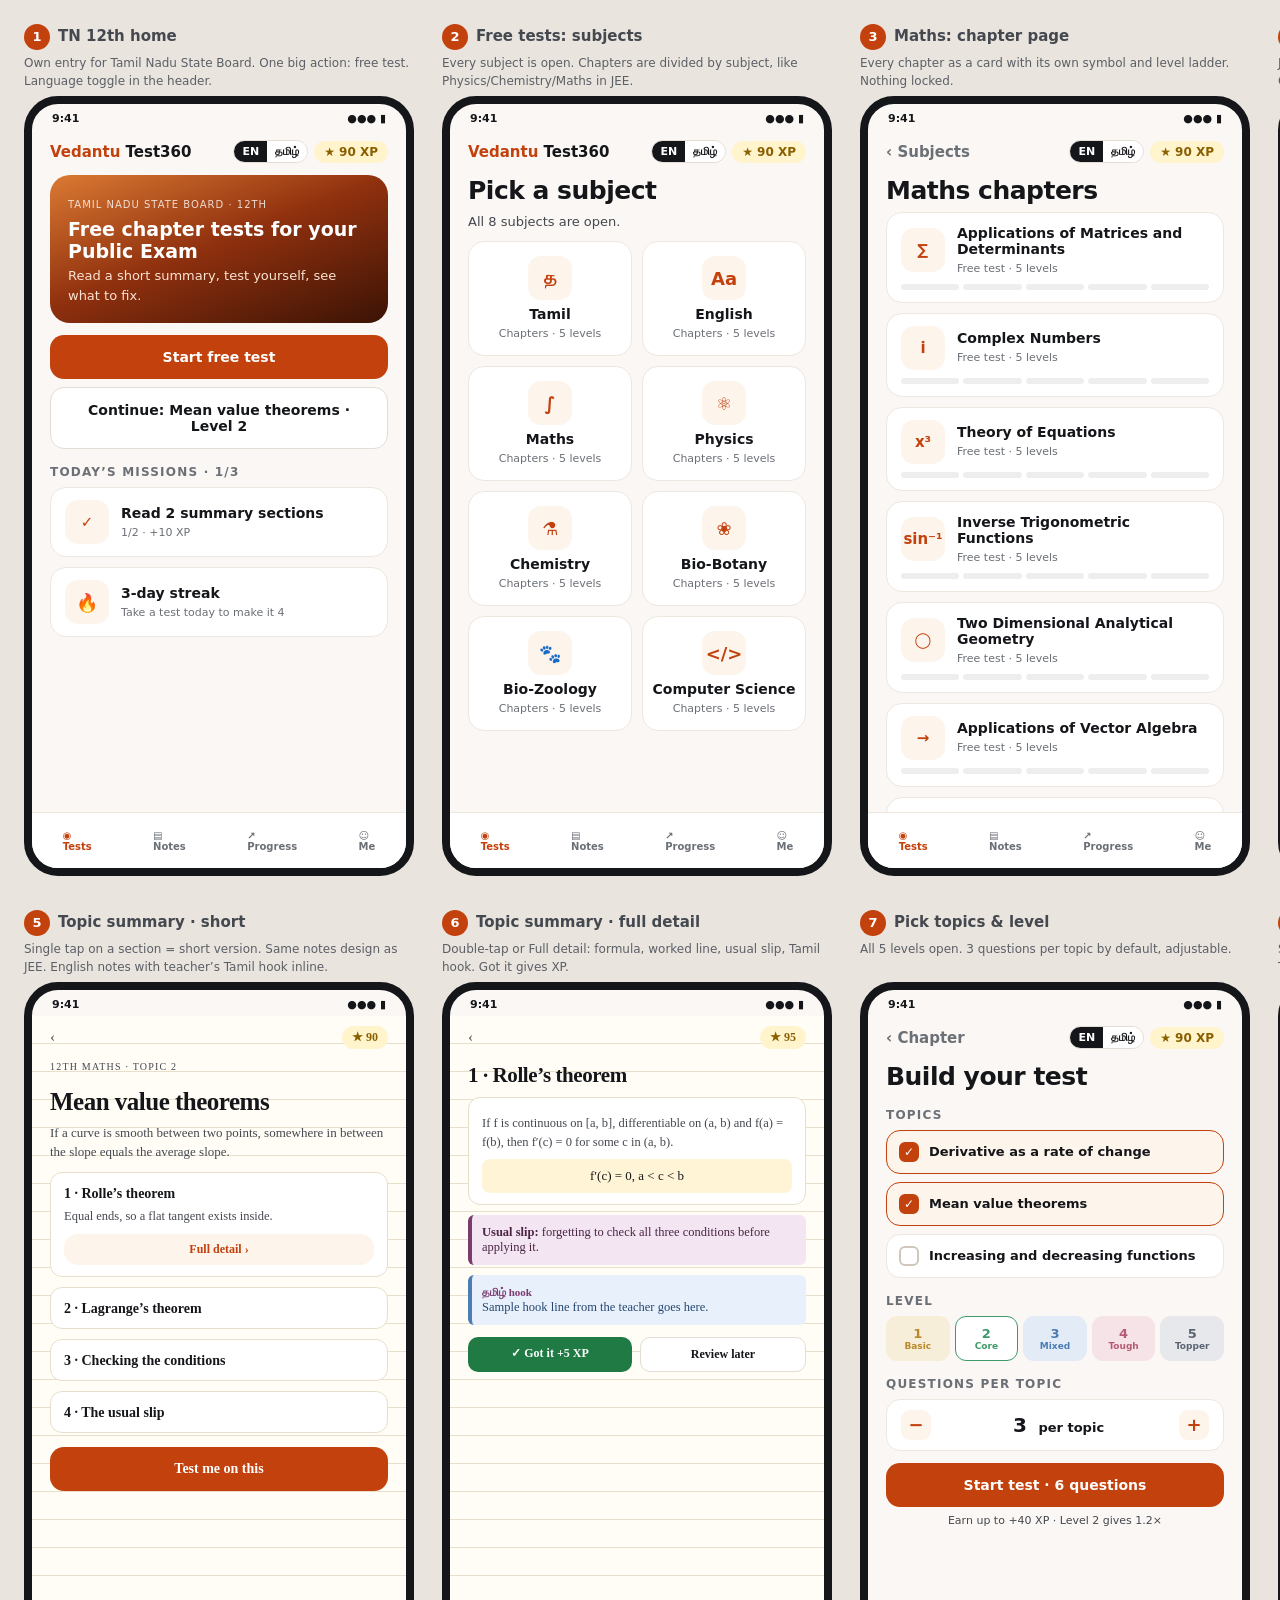
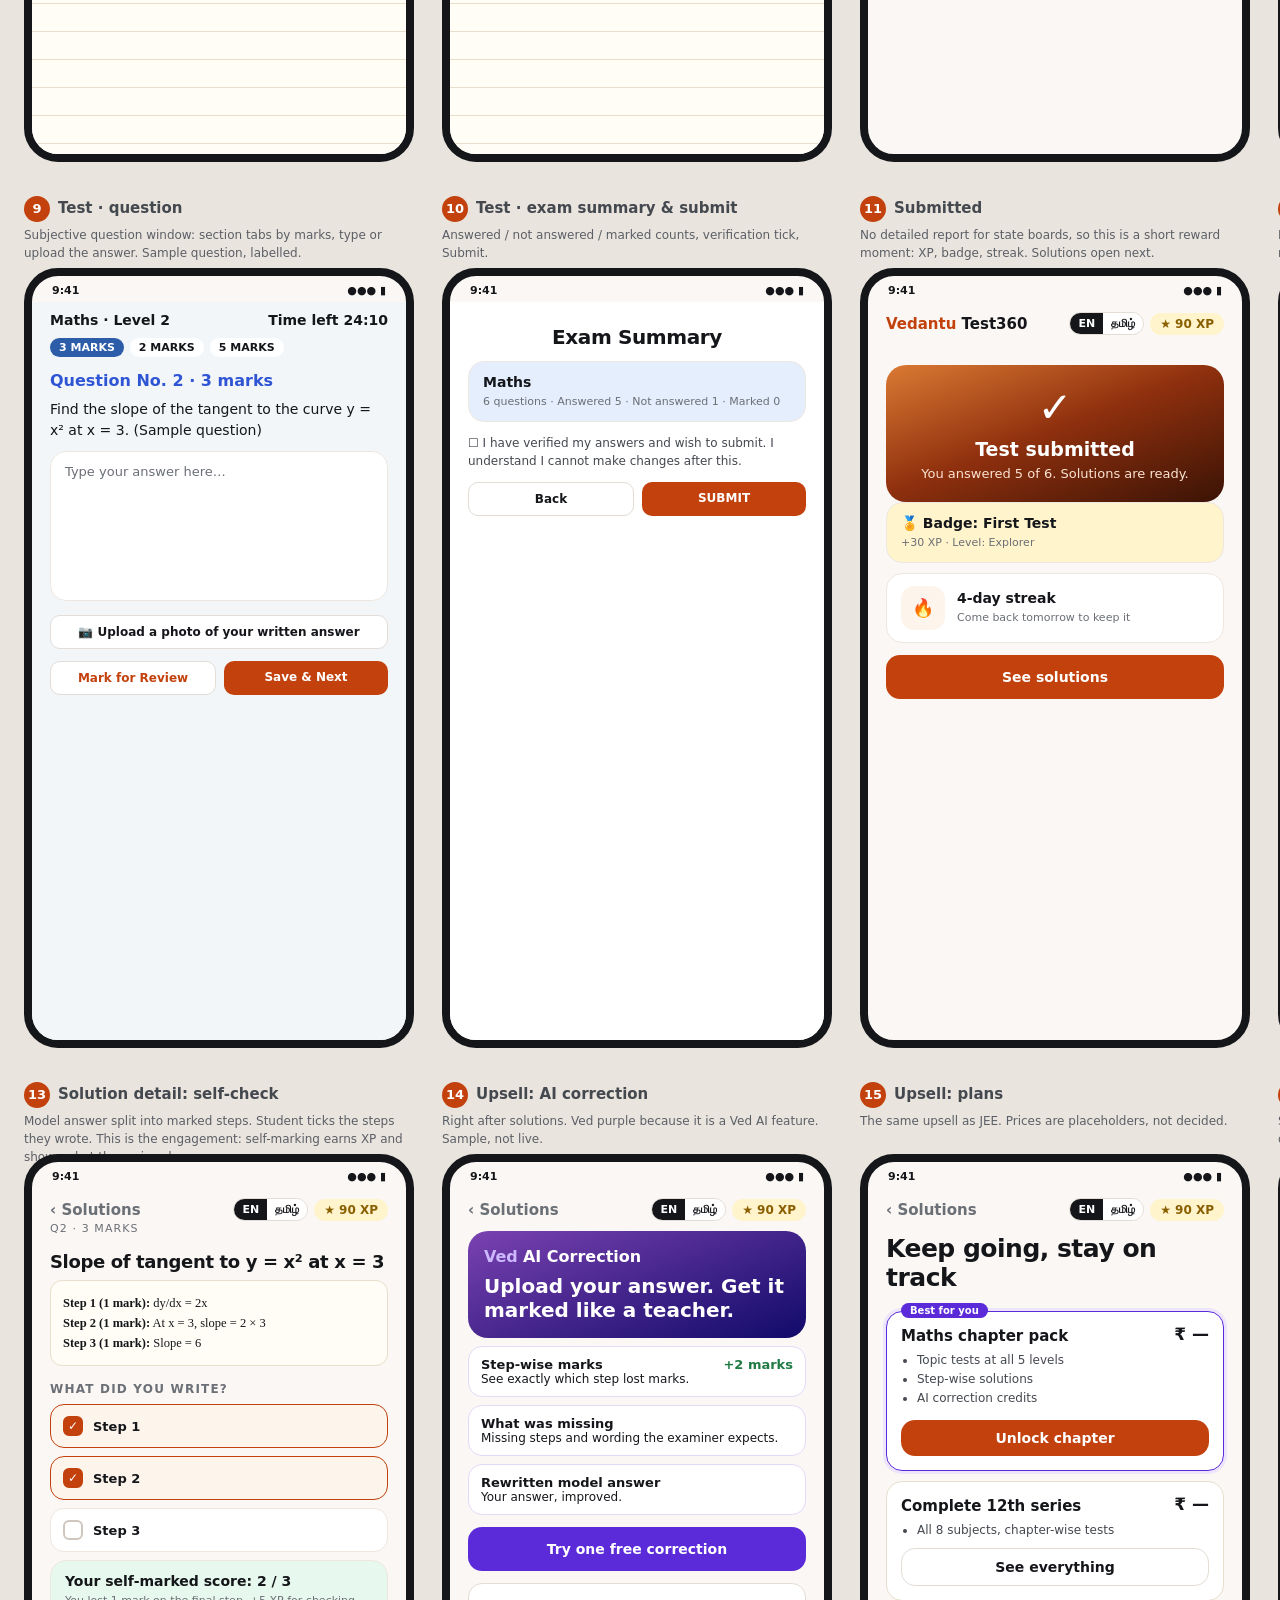
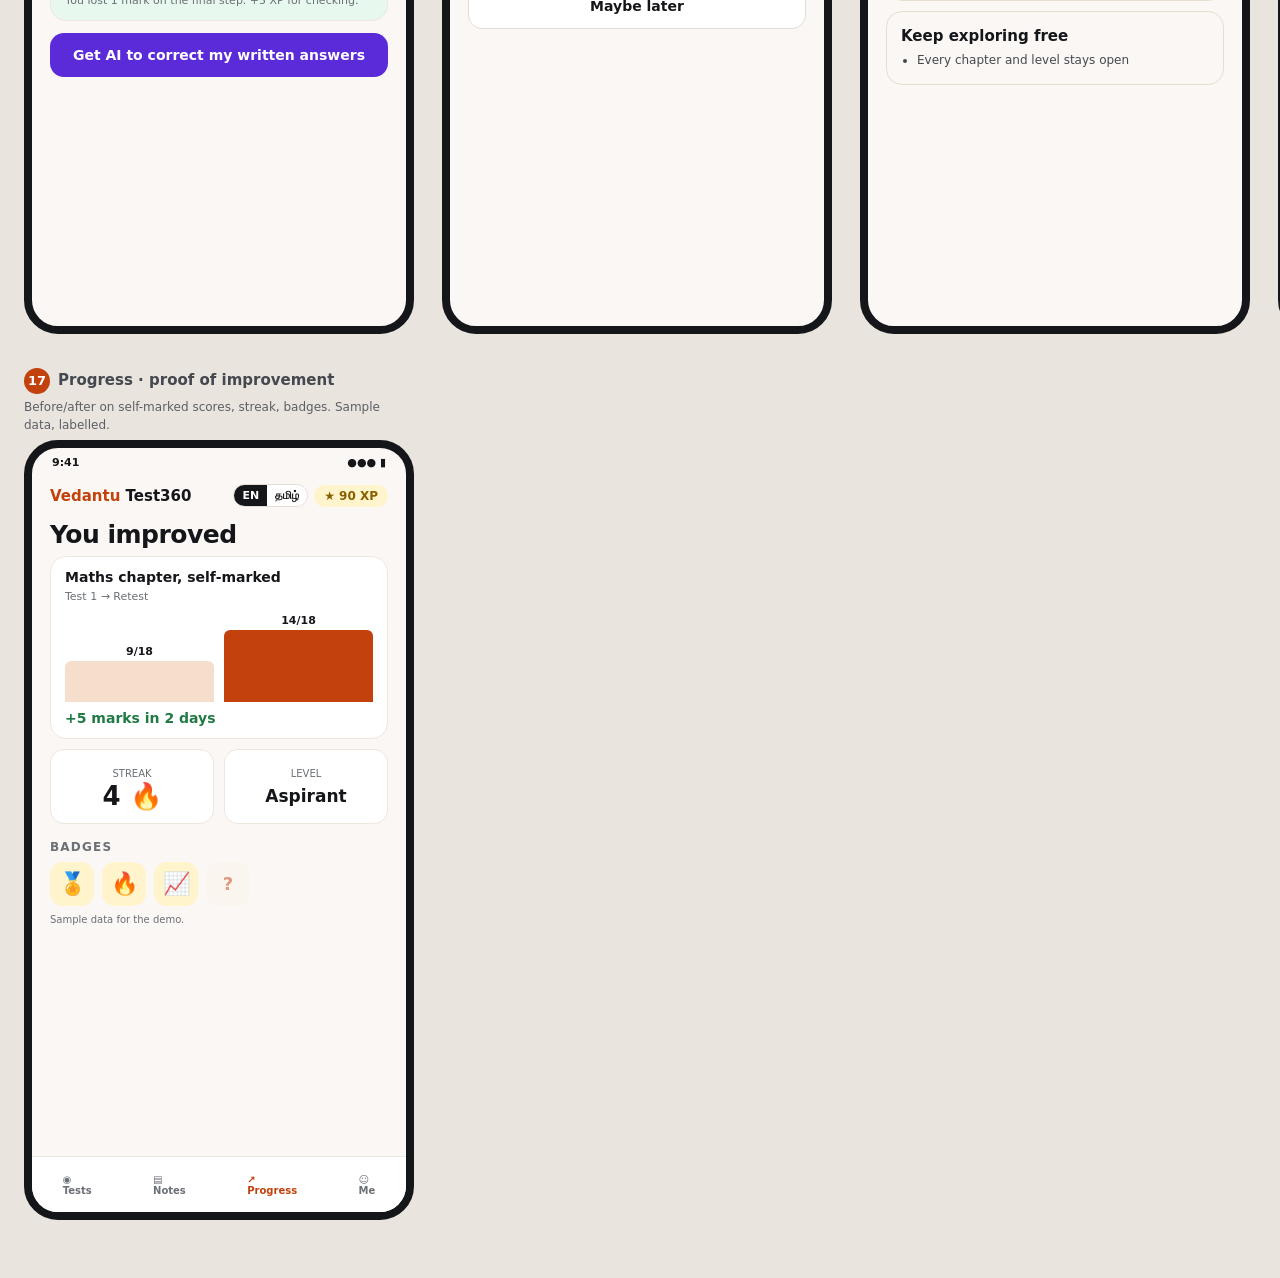
<file: reference/05_tamil_nadu/phone_tn_old_draft.html>
<!doctype html><meta charset=utf-8><style>
:root{--o:#C2410C;--o7:#7C2D0A;--o1:#F5DFCC;--o0:#FDF4EC;--ink:#14161A;--mu:#6B6F76;--bg:#FAF7F4;--v:#5B2BD9;--g:#D99A00;--l1:#B8892B;--l2:#3E9A6B;--l3:#4B7DB5;--l4:#B65A74;--l5:#5B6472;--t1:#F7EEDA;--t2:#E2F2E9;--t3:#E3ECF6;--t4:#F5E3E8;--t5:#E6E8EC}
*{box-sizing:border-box;margin:0}body{background:#E9E4DE;font-family:'Plus Jakarta Sans',Inter,system-ui,sans-serif;color:var(--ink);padding:24px;width:max-content}
.row{display:flex;gap:28px;margin-bottom:34px}.cell{width:390px}.cap{font-weight:800;font-size:15px;margin:0 0 4px}.cap b{display:inline-grid;place-items:center;width:26px;height:26px;border-radius:50%;background:var(--o);color:#fff;font-size:13px;margin-right:8px}.sub{font-size:12px;color:#5b5f66;margin:0 0 10px;height:32px}
.ph{width:390px;height:780px;background:var(--bg);border-radius:34px;border:8px solid #14161A;overflow:hidden;position:relative;display:flex;flex-direction:column}
.ph img.full{width:100%;height:100%;object-fit:cover;object-position:top}
.sb{height:26px;font-size:11px;font-weight:700;display:flex;justify-content:space-between;padding:8px 20px 0}
.in{padding:10px 18px 18px;flex:1;overflow:hidden}
.top{display:flex;justify-content:space-between;align-items:center;font-weight:800;font-size:15px}.top i{font-style:normal;color:var(--o)}
.xp{background:#FFF4CC;color:#8a5f00;border-radius:20px;padding:4px 10px;font-size:12px;font-weight:800}
h1{font-size:25px;line-height:1.15;margin:14px 0 6px;letter-spacing:-.02em}h2{font-size:12px;letter-spacing:.1em;color:var(--mu);margin:16px 0 8px}p{font-size:13px;color:#44484f;line-height:1.5}
.hero{background:linear-gradient(339deg,#3B1305,#8F300E 52%,#DB7A33);color:#fff;border-radius:20px;padding:18px;margin-top:12px}.hero small{opacity:.8;font-size:10px;letter-spacing:.1em}.hero h3{font-size:19px;margin:6px 0 4px}.hero p{color:#fbe3d2}
.btn{display:block;width:100%;border:0;border-radius:14px;padding:14px;font-weight:800;font-size:14px;background:var(--o);color:#fff;text-align:center;margin-top:12px}.btn.g{background:#fff;color:var(--ink);border:1.5px solid #E3DDD6}.btn.v{background:var(--v)}.btn.s{padding:9px;font-size:12px;margin-top:0;width:auto;display:inline-block;border-radius:10px}
.tabs{display:flex;gap:6px;margin:12px 0}.tabs span{padding:8px 14px;border-radius:20px;border:1.5px solid #E3DDD6;font-weight:700;font-size:13px;background:#fff}.tabs .on{background:var(--ink);color:#fff;border-color:var(--ink)}
.card{background:#fff;border:1px solid #EEE7E0;border-radius:16px;padding:12px 14px;margin-bottom:10px}.r1{display:flex;gap:12px;align-items:center}.tile{width:44px;height:44px;border-radius:13px;background:var(--o0);color:var(--o);display:grid;place-items:center;font-weight:700;font-size:18px;flex:none}
.card b{font-size:14px;display:block}.card small{font-size:11px;color:var(--mu)}.lad{display:flex;gap:4px;margin-top:8px}.lad i{flex:1;height:6px;border-radius:3px;background:#eee}.lad i.d{background:var(--c)}
.bar{height:8px;border-radius:5px;background:#EFE9E3;overflow:hidden;margin:6px 0}.bar i{display:block;height:100%;background:var(--o)}
.chip{display:inline-block;padding:3px 9px;border-radius:12px;font-size:11px;font-weight:800}
.nt{background:#FFFDF6;background-image:repeating-linear-gradient(transparent 0 27px,#E7DFCB 27px 28px);font-family:Lora,Georgia,serif}.nt h1{font-family:Lora,Georgia,serif}
.slip{background:#F3E6F2;border-left:4px solid #7A3B6E;border-radius:6px;padding:10px;font-size:12.5px;margin-top:10px;color:#4b2444;font-family:Lora,Georgia,serif}
.sec{background:#fff;border:1px solid #E7DFCB;border-radius:12px;padding:11px 13px;margin-top:10px;font-family:Lora,Georgia,serif}.sec b{font-size:14px}.sec p{font-size:12.5px;margin-top:5px;font-family:Lora,Georgia,serif}.fm{background:#FFF4D6;border-radius:8px;padding:9px;margin-top:7px;font-size:13px;text-align:center}
.lv{display:flex;gap:5px;margin:6px 0}.lv span{flex:1;border-radius:11px;padding:9px 2px;text-align:center;font-weight:800;font-size:13px;background:var(--bt);color:var(--bc);border:1.5px solid transparent}.lv span.on{border-color:var(--bc);background:#fff}.lv small{display:block;font-size:9px;font-weight:600}
.tr{display:flex;align-items:center;gap:10px;padding:11px 12px;background:#fff;border:1.5px solid #EEE7E0;border-radius:14px;margin-bottom:8px;font-size:13px;font-weight:700}.tr.on{border-color:var(--o);background:var(--o0)}.tr .ck{width:20px;height:20px;border-radius:6px;border:2px solid #CFC7BE;display:grid;place-items:center;font-size:12px;color:#fff}.tr.on .ck{background:var(--o);border-color:var(--o)}
.stp{display:flex;align-items:center;justify-content:space-between;background:#fff;border-radius:14px;padding:10px 14px;border:1px solid #EEE7E0;font-weight:700;font-size:13px}.stp b{font-size:20px;display:inline-block;min-width:28px;text-align:center}.stp span.pm{width:30px;height:30px;border-radius:9px;background:var(--o0);color:var(--o);display:inline-grid;place-items:center;font-size:18px}
.res{background:linear-gradient(339deg,#110A6A,#7A42B0);color:#fff;border-radius:20px;padding:16px;margin-top:10px}.res .big{font-size:42px;font-weight:800}.res .big span{font-size:16px;opacity:.7}.res small{opacity:.8}
.ved{font-weight:800;color:#CDB8FF}.ea{background:#fff;border:1px solid #E3DAF8;border-radius:14px;padding:10px 12px;margin-top:8px;font-size:12px}.ea .h{display:flex;justify-content:space-between;font-weight:800;font-size:13px}.ea .g{color:#1F7A44}
.dim{position:absolute;inset:0;background:rgba(20,16,40,.55);display:flex;align-items:flex-end}.sheet{background:#fff;border-radius:24px 24px 0 0;padding:18px;width:100%}.n{font-size:44px;font-weight:800;color:var(--v)}
.pl{border:1.5px solid #E7DFCB;background:#fff;border-radius:16px;padding:14px;margin-bottom:10px;position:relative}.pl.hot{border-color:var(--v);box-shadow:0 0 0 3px #ECE5FB}.pl b{font-size:15px}.pl .pr{position:absolute;right:14px;top:12px;font-weight:800;font-size:17px}.pl ul{padding-left:16px;font-size:12px;margin-top:6px;color:#44484f;line-height:1.6}.tag{position:absolute;top:-9px;left:14px;background:var(--v);color:#fff;font-size:10px;font-weight:800;padding:2px 9px;border-radius:10px}
.vid{background:linear-gradient(135deg,#2a2e38,#4b5160);border-radius:14px;height:120px;display:grid;place-items:center;color:#fff;margin-top:8px;font-size:13px}.play{width:44px;height:44px;border-radius:50%;background:var(--o);display:grid;place-items:center;font-size:18px}
.cmp{display:flex;gap:10px;margin-top:10px}.cmp div{flex:1;background:#fff;border:1px solid #EEE7E0;border-radius:14px;padding:12px;text-align:center}.cmp b{font-size:26px;display:block}.cmp small{font-size:10px;color:var(--mu)}
.up{color:#1F7A44}.nxb{display:flex;gap:8px;margin-top:8px}.nxb div{flex:1;border-radius:14px;padding:12px;font-weight:800;font-size:13px}.nxb small{display:block;font-size:10px;letter-spacing:.08em;margin-bottom:3px}
.lock{opacity:.5}.sample{font-size:10px;color:var(--mu);margin-top:6px}
.tab{position:absolute;bottom:0;left:0;right:0;height:56px;background:#fff;border-top:1px solid #EEE7E0;display:flex;justify-content:space-around;align-items:center;font-size:10px;font-weight:700;color:var(--mu)}.tab .on{color:var(--o)}
.q{background:#fff;border:1.5px solid #E3DDD6;border-radius:12px;padding:12px;margin:8px 0;font-size:14px;font-weight:600;display:flex;gap:10px;align-items:center}.q i{width:20px;height:20px;border-radius:50%;border:2px solid #CFC7BE;flex:none}.q.s i{background:var(--o);border-color:var(--o)}.sol2{background:#FFFDF6;border:1px solid #E7DFCB;border-radius:12px;padding:12px;font-size:12.5px;margin-top:8px;font-family:Lora,Georgia,serif;line-height:1.6}.ta{font-size:11px;color:#7A3B6E;font-weight:700}.sg{display:grid;grid-template-columns:1fr 1fr;gap:10px;margin-top:10px}.sg .card{margin:0;text-align:center;padding:14px 8px}.sg .tile{margin:0 auto 6px}.lg{display:inline-flex;gap:0;border:1.5px solid #E3DDD6;border-radius:16px;overflow:hidden;font-size:11px;font-weight:800}.lg span{padding:4px 8px;background:#fff}.lg .on{background:var(--ink);color:#fff}.chart{display:flex;align-items:flex-end;gap:10px;height:90px;margin-top:8px}.chart div{flex:1;border-radius:6px 6px 0 0;background:var(--o1);position:relative}.chart div.l{background:var(--o)}.chart span{position:absolute;top:-16px;left:0;right:0;text-align:center;font-size:11px;font-weight:800}
</style><body>
<div class=row id=r1></div><div class=row id=r2></div><div class=row id=r3></div><div class=row id=r4></div><div class=row id=r5></div>
<script>
const SB='<div class=sb><span>9:41</span><span>●●● ▮</span></div>';
const F=(n,t,s,body,cls='')=>`<div class=cell><p class=cap><b>${n}</b>${t}</p><p class=sub>${s}</p><div class="ph ${cls}">${SB}${body}</div></div>`;
const tabbar=a=>`<div class=tab><span class="${a==0?'on':''}">◉<br>Tests</span><span class="${a==1?'on':''}">▤<br>Notes</span><span class="${a==2?'on':''}">↗<br>Progress</span><span>☺<br>Me</span></div>`;
const LG='<span class=lg><span class=on>EN</span><span>தமிழ்</span></span>';
const TB=`<div class=top><span><i>Vedantu</i> Test360</span><span style="display:flex;gap:6px;align-items:center">${LG}<span class=xp>★ 90 XP</span></span></div>`;
const BK=(t)=>`<div class=top><span style="color:var(--mu)">‹ ${t}</span><span style="display:flex;gap:6px;align-items:center">${LG}<span class=xp>★ 90 XP</span></span></div>`;
const lad=(d)=>`<div class=lad>${[1,2,3,4,5].map(l=>`<i class="${d.includes(l)?'d':''}" style="--c:var(--l${l})"></i>`).join('')}</div>`;
const SUB=[['Tamil','த'],['English','Aa'],['Maths','∫'],['Physics','⚛'],['Chemistry','⚗'],['Bio-Botany','❀'],['Bio-Zoology','🐾'],['Computer Science','&lt;/&gt;']];
const CH=['Applications of Matrices and Determinants','Complex Numbers','Theory of Equations','Inverse Trigonometric Functions','Two Dimensional Analytical Geometry','Applications of Vector Algebra','Applications of Differential Calculus','Differentials and Partial Derivatives','Applications of Integration','Ordinary Differential Equations','Probability Distributions','Discrete Mathematics'];
const SY=['∑','i','x³','sin⁻¹','◯','→','f′','∂','∫','dy','P','∧'];
const tp=[['Derivative as a rate of change',[1,2]],['Mean value theorems',[1]],['Increasing and decreasing functions',[]],['Maxima and minima',[]],['Concavity and inflection points',[]],['Curve sketching',[]]];
const s1=F(1,'TN 12th home','Own entry for Tamil Nadu State Board. One big action: free test. Language toggle in the header.',`<div class=in>${TB}<div class=hero><small>TAMIL NADU STATE BOARD · 12TH</small><h3>Free chapter tests for your Public Exam</h3><p>Read a short summary, test yourself, see what to fix.</p></div><div class=btn>Start free test</div><div class="btn g" style="margin-top:8px">Continue: Mean value theorems · Level 2</div><h2>TODAY’S MISSIONS · 1/3</h2><div class=card><div class=r1><span class=tile style="font-size:15px">✓</span><div style="flex:1"><b>Read 2 summary sections</b><small>1/2 · +10 XP</small></div></div></div><div class=card><div class=r1><span class=tile>🔥</span><div><b>3-day streak</b><small>Take a test today to make it 4</small></div></div></div></div>${tabbar(0)}`);
const s2=F(2,'Free tests: subjects','Every subject is open. Chapters are divided by subject, like Physics/Chemistry/Maths in JEE.',`<div class=in>${TB}<h1>Pick a subject</h1><p>All 8 subjects are open.</p><div class=sg>${SUB.map(x=>`<div class=card><span class=tile>${x[1]}</span><b>${x[0]}</b><small>Chapters · 5 levels</small></div>`).join('')}</div></div>${tabbar(0)}`);
const s3=F(3,'Maths: chapter page','Every chapter as a card with its own symbol and level ladder. Nothing locked.',`<div class=in>${BK('Subjects')}<h1>Maths chapters</h1><div style="overflow:hidden;height:600px">${CH.slice(0,7).map((c,i)=>`<div class=card><div class=r1><span class=tile style="font-size:15px">${SY[i]}</span><div><b>${c}</b><small>Free test · 5 levels</small></div></div>${lad(i==6?[1,2]:[])}</div>`).join('')}</div></div>${tabbar(0)}`);
const s4=F(4,'Chapter: topics','Journey path of topics inside Applications of Differential Calculus. Topic names are draft, teacher to confirm.',`<div class=in>${BK('Maths')}<div class=hero style="padding:14px"><small>12TH MATHS · CALCULUS</small><h3>Applications of Differential Calculus</h3><div class=bar style="background:#ffffff33"><i style="width:15%;background:#FFD66B"></i></div><p>15% done · 6 topics</p></div>${tp.map((t,i)=>`<div class=card style="margin:8px 0"><div class=r1><span class=tile style="${i==0?'background:var(--o);color:#fff':''}">${i+1}</span><div style="flex:1"><b>${t[0]}</b></div><span style="color:var(--o);font-weight:800;font-size:12px">${i==0?'Resume':'›'}</span></div>${lad(t[1])}</div>`).join('')}</div>`);
const s5=F(5,'Topic summary · short','Single tap on a section = short version. Same notes design as JEE. English notes with teacher’s Tamil hook inline.',`<div class="in nt"><div class=top style="font-family:inherit"><span style="color:var(--mu)">‹</span><span class=xp>★ 90</span></div><p style="font-size:10px;letter-spacing:.12em;margin-top:10px">12TH MATHS · TOPIC 2</p><h1>Mean value theorems</h1><p style="font-family:Lora,serif">If a curve is smooth between two points, somewhere in between the slope equals the average slope.</p><div class=sec><b>1 · Rolle’s theorem</b><p>Equal ends, so a flat tangent exists inside.</p><div class=btn style="margin-top:8px;padding:8px;font-size:12px;background:var(--o0);color:var(--o)">Full detail ›</div></div><div class=sec><b>2 · Lagrange’s theorem</b></div><div class=sec><b>3 · Checking the conditions</b></div><div class=sec><b>4 · The usual slip</b></div><div class=btn style="margin-top:14px">Test me on this</div></div>`);
const s6=F(6,'Topic summary · full detail','Double-tap or Full detail: formula, worked line, usual slip, Tamil hook. Got it gives XP.',`<div class="in nt"><div class=top style="font-family:inherit"><span style="color:var(--mu)">‹</span><span class=xp>★ 95</span></div><h1 style="font-size:21px">1 · Rolle’s theorem</h1><div class=sec><p>If f is continuous on [a, b], differentiable on (a, b) and f(a) = f(b), then f′(c) = 0 for some c in (a, b).</p><div class=fm>f′(c) = 0, a &lt; c &lt; b</div></div><div class=slip><b>Usual slip:</b> forgetting to check all three conditions before applying it.</div><div class=slip style="background:#E8F0FB;border-color:#4B7DB5;color:#24466f"><span class=ta>தமிழ் hook</span><br>Sample hook line from the teacher goes here.</div><div style="display:flex;gap:8px;margin-top:12px"><div class="btn s" style="background:#1F7A44;flex:1">✓ Got it +5 XP</div><div class="btn s g" style="flex:1">Review later</div></div></div>`);
const s7=F(7,'Pick topics & level','All 5 levels open. 3 questions per topic by default, adjustable.',`<div class=in>${BK('Chapter')}<h1>Build your test</h1><h2>TOPICS</h2>${tp.slice(0,3).map((t,i)=>`<div class="tr ${i<2?'on':''}"><span class=ck>${i<2?'✓':''}</span>${t[0]}</div>`).join('')}<h2>LEVEL</h2><div class=lv>${[1,2,3,4,5].map(l=>`<span class="${l==2?'on':''}" style="--bc:var(--l${l});--bt:var(--t${l})">${l}<small>${['Basic','Core','Mixed','Tough','Topper'][l-1]}</small></span>`).join('')}</div><h2>QUESTIONS PER TOPIC</h2><div class=stp><span class=pm>−</span><span><b>3</b> per topic</span><span class=pm>+</span></div><div class=btn>Start test · 6 questions</div><p style="text-align:center;margin-top:6px;font-size:11px">Earn up to +40 XP · Level 2 gives 1.2×</p></div>`);
const s8=F(8,'Test · instructions','Subjective test, same Eklavya-style shell. Sections by marks. Timer and marks are placeholders.',`<div class=in style="background:#fff"><h1 style="text-align:center;font-size:20px">Maths · Level 2</h1><h2 style="text-align:center">GENERAL INSTRUCTIONS</h2><p>• Total time: 30 minutes (placeholder).</p><p style="margin-top:8px">• 6 questions: 2-mark, 3-mark and 5-mark sections.</p><p style="margin-top:8px">• Write your answer in the box, or write on paper and upload a photo.</p><p style="margin-top:8px">• Step marks are shown in the solutions after you submit.</p><div class=btn>I am ready to begin</div></div>`);
const s9=F(9,'Test · question','Subjective question window: section tabs by marks, type or upload the answer. Sample question, labelled.',`<div class=in style="background:#F3F6F9"><div class=top style="font-size:14px"><span>Maths · Level 2</span><span>Time left 24:10</span></div><div style="display:flex;gap:6px;margin-top:10px"><span class=chip style="background:#2D5DA8;color:#fff">3 MARKS</span><span class=chip style="background:#fff">2 MARKS</span><span class=chip style="background:#fff">5 MARKS</span></div><p style="color:#2F55D4;font-weight:800;margin-top:12px;font-size:16px">Question No. 2 · 3 marks</p><p style="font-size:14px;margin-top:6px;color:var(--ink)">Find the slope of the tangent to the curve y = x² at x = 3. (Sample question)</p><div class=card style="margin-top:10px;height:150px;font-size:13px;color:var(--mu)">Type your answer here…</div><div class="btn g s" style="width:100%;margin-top:4px">📷 Upload a photo of your written answer</div><div style="display:flex;gap:8px;margin-top:12px"><div class="btn g s" style="flex:1;color:var(--o)">Mark for Review</div><div class="btn s" style="flex:1">Save &amp; Next</div></div></div>`);
const s10=F(10,'Test · exam summary & submit','Answered / not answered / marked counts, verification tick, Submit.',`<div class=in style="background:#fff"><h1 style="text-align:center;font-size:20px">Exam Summary</h1><div class=card style="background:#E4EEFC;margin-top:12px"><b>Maths</b><small>6 questions · Answered 5 · Not answered 1 · Marked 0</small></div><p style="margin-top:12px;font-size:12px">☐ I have verified my answers and wish to submit. I understand I cannot make changes after this.</p><div style="display:flex;gap:8px"><div class="btn g s" style="flex:1;margin-top:12px">Back</div><div class="btn s" style="flex:1;margin-top:12px">SUBMIT</div></div></div>`);
const s11=F(11,'Submitted','No detailed report for state boards, so this is a short reward moment: XP, badge, streak. Solutions open next.',`<div class=in>${TB}<div class=hero style="text-align:center;margin-top:30px"><div style="font-size:42px">✓</div><h3>Test submitted</h3><p>You answered 5 of 6. Solutions are ready.</p></div><div class="win card" style="background:#FFF4CC"><b>🏅 Badge: First Test</b><small>+30 XP · Level: Explorer</small></div><div class=card><div class=r1><span class=tile>🔥</span><div><b>4-day streak</b><small>Come back tomorrow to keep it</small></div></div></div><div class=btn>See solutions</div></div>`);
const s12=F(12,'Solutions list','Free model answers for every question, with the step-wise marking scheme.',`<div class=in>${BK('Test')}<h1 style="font-size:21px">Solutions</h1><p>Open each answer, tick the steps you wrote, and see your own marks.</p>${[['Q1','2 marks','Define a derivative'],['Q2','3 marks','Slope of tangent to y = x² at x = 3'],['Q3','3 marks','State Rolle’s theorem'],['Q4','5 marks','Maxima and minima of x³ − 3x'],['Q5','2 marks','Increasing function'],['Q6','5 marks','Curve sketching']].map(q=>`<div class=card><div class=r1><span class=tile style="font-size:14px">${q[0]}</span><div style="flex:1"><b>${q[2]}</b><small>${q[1]}</small></div><span style="color:var(--o);font-weight:800">›</span></div></div>`).join('')}</div>`);
const s13=F(13,'Solution detail: self-check','Model answer split into marked steps. Student ticks the steps they wrote. This is the engagement: self-marking earns XP and shows what they missed.',`<div class=in>${BK('Solutions')}<p style="font-size:11px;letter-spacing:.1em;color:var(--mu)">Q2 · 3 MARKS</p><h1 style="font-size:18px">Slope of tangent to y = x² at x = 3</h1><div class=sol2><b>Step 1 (1 mark):</b> dy/dx = 2x<br><b>Step 2 (1 mark):</b> At x = 3, slope = 2 × 3<br><b>Step 3 (1 mark):</b> Slope = 6</div><h2>WHAT DID YOU WRITE?</h2><div class="tr on"><span class=ck>✓</span>Step 1</div><div class="tr on"><span class=ck>✓</span>Step 2</div><div class=tr><span class=ck></span>Step 3</div><div class=card style="background:#E7F8EE"><b>Your self-marked score: 2 / 3</b><small>You lost 1 mark on the final step. +5 XP for checking.</small></div><div class=btn style="background:var(--v)">Get AI to correct my written answers</div></div>`);
const s14=F(14,'Upsell: AI correction','Right after solutions. Ved purple because it is a Ved AI feature. Sample, not live.',`<div class=in>${BK('Solutions')}<div class=res><b class=ved>Ved</b> <b>AI Correction</b><div style="font-size:20px;font-weight:800;margin-top:8px">Upload your answer. Get it marked like a teacher.</div></div><div class=ea><div class=h><span>Step-wise marks</span><span class=g>+2 marks</span></div>See exactly which step lost marks.</div><div class=ea><div class=h><span>What was missing</span></div>Missing steps and wording the examiner expects.</div><div class=ea><div class=h><span>Rewritten model answer</span></div>Your answer, improved.</div><div class=btn style="background:var(--v)">Try one free correction</div><div class="btn g">Maybe later</div></div>`);
const s15=F(15,'Upsell: plans','The same upsell as JEE. Prices are placeholders, not decided.',`<div class=in>${BK('Solutions')}<h1>Keep going, stay on track</h1><div class="pl hot" style="margin-top:18px"><span class=tag>Best for you</span><span class=pr>₹ —</span><b>Maths chapter pack</b><ul><li>Topic tests at all 5 levels</li><li>Step-wise solutions</li><li>AI correction credits</li></ul><div class="btn" style="padding:10px">Unlock chapter</div></div><div class=pl><span class=pr>₹ —</span><b>Complete 12th series</b><ul><li>All 8 subjects, chapter-wise tests</li></ul><div class="btn g" style="padding:10px;margin-top:8px">See everything</div></div><div class=pl style="background:#FAF7F4"><b>Keep exploring free</b><ul><li>Every chapter and level stays open</li></ul></div></div>`);
const s16=F(16,'What’s next','Same topic higher level, next topic, or another subject. Never a dead end.',`<div class=in>${TB}<h1>Next up for you</h1><div class=hero><small>CONTINUE</small><h3>Maxima and minima · Level 1</h3><p>2-minute summary, then 3 questions.</p></div><div class=btn>Go</div><h2>OR PICK</h2><div class=nxb><div style="background:var(--o0);color:var(--o7)"><small>SAME TOPIC</small>Level 3 ›</div><div style="background:var(--t3);color:#2f5a8a"><small>NEXT TOPIC</small>Next ›</div></div><div class=card style="margin-top:10px"><b>Physics · Free test</b><small>Another subject</small></div></div>${tabbar(0)}`);
const s17=F(17,'Progress · proof of improvement','Before/after on self-marked scores, streak, badges. Sample data, labelled.',`<div class=in>${TB}<h1>You improved</h1><div class=card><b>Maths chapter, self-marked</b><small>Test 1 → Retest</small><div class=chart><div style="height:45%"><span>9/18</span></div><div class=l style="height:80%"><span>14/18</span></div></div><b class=up style="margin-top:8px">+5 marks in 2 days</b></div><div class=cmp><div><small>STREAK</small><b>4 🔥</b></div><div><small>LEVEL</small><b style="font-size:17px;padding:5px 0">Aspirant</b></div></div><h2>BADGES</h2><div style="display:flex;gap:8px">${['🏅','🔥','📈'].map(x=>`<span class=tile style="background:#FFF4CC;font-size:22px">${x}</span>`).join('')}<span class="tile lock">?</span></div><p class=sample>Sample data for the demo.</p></div>${tabbar(2)}`);
const rows=[[s1,s2,s3,s4],[s5,s6,s7,s8],[s9,s10,s11,s12],[s13,s14,s15,s16],[s17]];
rows.forEach((r,i)=>document.getElementById('r'+(i+1)).innerHTML=r.join(''));
</script>
</file>
